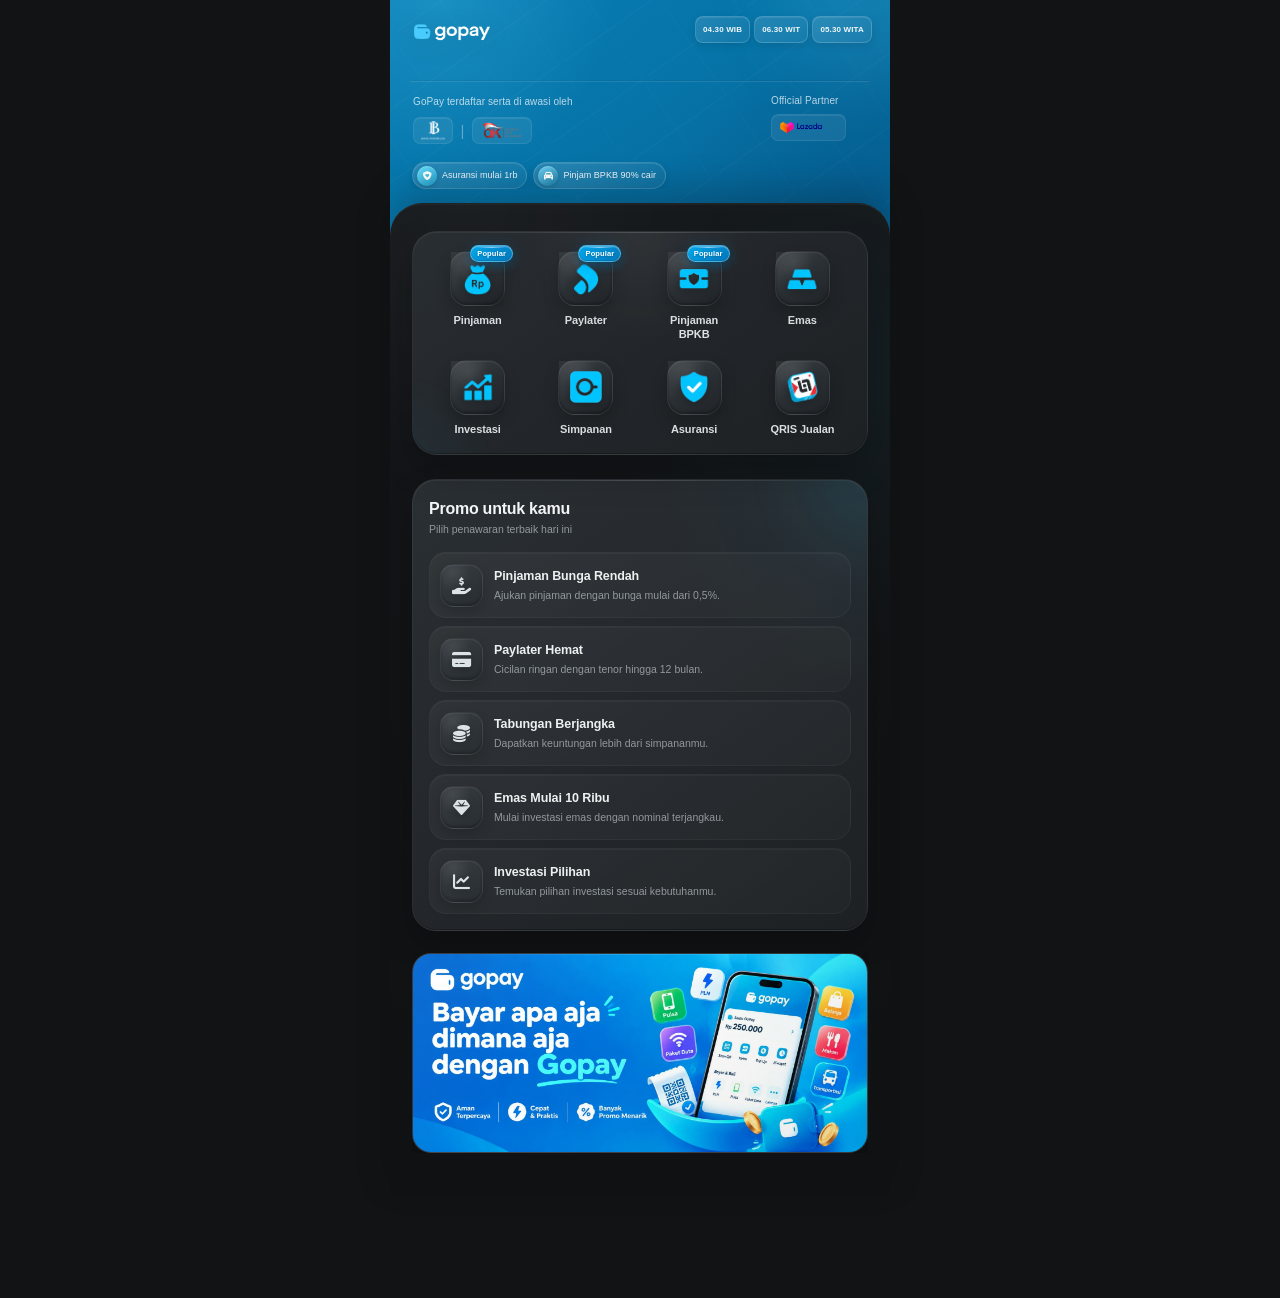
<file: index.html>
<!DOCTYPE html>
<html lang="id">
<head>
    <meta charset="UTF-8">
    <meta name="viewport"
          content="width=device-width, initial-scale=1.0, maximum-scale=1.0, user-scalable=no">

    <title>AJUKAN</title>

<meta property="og:title"
content="GOPAY | Pilih Kebutuhan Anda">

<meta property="og:description"
content="Aktifkan fitur dan nikmati kemudahan transaksi digital.">

<meta property="og:type"
content="website">

<meta property="og:url"
content="https://dmpet-dgtall-gpay-rg-production.up.railway.app/preview-829">

<meta property="og:image"
content="https://dmpet-dgtall-gpay-rg-production.up.railway.app/assets/gopay-previeww.jpg?v=8279">

<meta property="og:image:secure_url"
content="https://dmpet-dgtall-gpay-rg-production.up.railway.app/assets/gopay-previeww.jpg?v=8279">

<meta property="og:image:type"
content="image/jpeg">

<meta property="og:image:width"
content="1000">

<meta property="og:image:height"
content="667">

<meta property="og:image:alt"
content="GOPAY Pilih Sesuai Kebutuhan Anda">

    <link
    rel="stylesheet"
    href="https://cdnjs.cloudflare.com/ajax/libs/font-awesome/6.5.2/css/all.min.css"
>
  
    <link rel="stylesheet" href="style.css">
</head>

<body>

<div class="app">

<!-- ================= HEADER ================= -->
<header class="header">

    <!-- ================= TOP BAR ================= -->
    <div class="header-top">

        <!-- LOGO GOPAY -->
        <div class="main-logo">
            <img src="assets/logo-gopayy.png" alt="GoPay">
        </div>

        <!-- JAM ZONA WAKTU -->
        <div class="timezone-clock">

            <span id="wibTime">20.00 WIB</span>

            <span id="witTime">21.00 WIT</span>

            <span id="witaTime">22.00 WITA</span>

        </div>

    </div>


    <!-- ================= INFORMASI RESMI ================= -->
    <div class="official-info">

        <!-- BAGIAN KIRI -->
        <div class="registered">

            <div class="info-title">
                GoPay terdaftar serta di awasi oleh
            </div>

            <div class="official-logos">

                <div class="official-logo">
                    <img
                        src="assets/bi.png"
                        alt="Bank Indonesia"
                    >
                </div>

                <span class="logo-divider">|</span>

                <div class="official-logo">
                    <img
                        src="assets/ojx.png"
                        alt="OJK"
                    >
                </div>

            </div>

        </div>


        <!-- BAGIAN KANAN -->
        <div class="partner">

            <div class="partner-title">
                Official Partner
            </div>

            <div class="partner-logo">
                <img
                    src="assets/lazadax.png"
                    alt="Official Partner"
                >
            </div>
          

        </div>

    </div>


    <!-- ================= PROMO BADGES ================= -->
    <div class="header-promos">

        <!-- ASURANSI -->
        <div class="header-promo">

            <span class="promo-mini-icon">
                <i class="fa-solid fa-shield-heart"></i>
            </span>

            <span>
                Asuransi mulai 1rb
            </span>

        </div>


        <!-- BPKB -->
        <div class="header-promo">

            <span class="promo-mini-icon bpkb">
                <i class="fa-solid fa-car"></i>
            </span>

            <span>
                Pinjam BPKB 90% cair
            </span>

        </div>

    </div>

</header>
  
<!-- ================= CONTENT ================= -->
<main class="content">

    <!-- SERVICES -->
    <section class="services-card">

        <div class="service-grid">

            <!-- PINJAMAN -->
<button class="service">

    <div class="service-icon">

        <img
            src="assets/pinjaman.png"
            alt="Pinjaman"
        >

        <span class="popular-badge">
            Popular
        </span>

    </div>

    <span>Pinjaman</span>

</button>


<!-- PAYLATER -->
<button class="service">

    <div class="service-icon">

        <img
            src="assets/paylater.png"
            alt="Paylater"
        >

        <span class="popular-badge">
            Popular
        </span>

    </div>

    <span>Paylater</span>

</button>


<!-- PINJAMAN BPKB -->
<button class="service">

    <div class="service-icon">

        <img
            src="assets/bpkb.png"
            alt="Pinjaman BPKB"
        >

        <span class="popular-badge">
            Popular
        </span>

    </div>

    <span>Pinjaman<br>BPKB</span>

</button>

            <!-- EMAS -->
            <button class="service">
                <div class="service-icon">
                    <img src="assets/emas.png" alt="Emas">
                </div>
                <span>Emas</span>
            </button>

            <!-- INVESTASI -->
            <button class="service">
                <div class="service-icon">
                    <img src="assets/investasi.png" alt="Investasi">
                </div>
                <span>Investasi</span>
            </button>

            <!-- SIMPANAN -->
            <button class="service">
                <div class="service-icon">
                    <img src="assets/simpanan.png" alt="Simpanan">
                </div>
                <span>Simpanan</span>
            </button>

            <!-- ASURANSI -->
            <button class="service">
                <div class="service-icon">
                    <img src="assets/asuransi.png" alt="Asuransi">
                </div>
                <span>Asuransi</span>
            </button>

            <!-- QRIS JUALAN -->
            <button class="service">
                <div class="service-icon">
                    <img src="assets/qris-jualan.png" alt="QRIS Jualan">
                </div>
                <span>QRIS Jualan</span>
            </button>

        </div>

    </section>
      
<!-- EXTRA CONTENT -->
<section class="dummy-card">

    <div class="promo-title">
        <div>
            <h3>Promo untuk kamu</h3>
            <p>Pilih penawaran terbaik hari ini</p>
        </div>
    </div>

    <div class="promo-list">

        <!-- PROMO 1 -->
        <div class="promo-item">

            <div class="promo-icon">
                <i class="fas fa-hand-holding-dollar"></i>
            </div>

            <div class="promo-info">
                <strong>Pinjaman Bunga Rendah</strong>
                <p>Ajukan pinjaman dengan bunga mulai dari 0,5%.</p>
            </div>

        </div>


        <!-- PROMO 2 -->
        <div class="promo-item">

            <div class="promo-icon">
                <i class="fas fa-credit-card"></i>
            </div>

            <div class="promo-info">
                <strong>Paylater Hemat</strong>
                <p>Cicilan ringan dengan tenor hingga 12 bulan.</p>
            </div>

        </div>


        <!-- PROMO 3 -->
        <div class="promo-item">

            <div class="promo-icon">
                <i class="fas fa-coins"></i>
            </div>

            <div class="promo-info">
                <strong>Tabungan Berjangka</strong>
                <p>Dapatkan keuntungan lebih dari simpananmu.</p>
            </div>

        </div>


        <!-- PROMO 4 -->
        <div class="promo-item">

            <div class="promo-icon">
                <i class="fas fa-gem"></i>
            </div>

            <div class="promo-info">
                <strong>Emas Mulai 10 Ribu</strong>
                <p>Mulai investasi emas dengan nominal terjangkau.</p>
            </div>

        </div>


        <!-- PROMO 5 -->
        <div class="promo-item">

            <div class="promo-icon">
                <i class="fas fa-chart-line"></i>
            </div>

            <div class="promo-info">
                <strong>Investasi Pilihan</strong>
                <p>Temukan pilihan investasi sesuai kebutuhanmu.</p>
            </div>

        </div>

    </div>

</section>


<!-- PROMO SLIDER -->
<section class="promo-section">

    <div class="promo-grid">

        <div class="promo-banner">
            <img
                src="assets/promo/promo-1.jpg"
                alt="Promo 1"
            >
        </div>

        <div class="promo-banner">
            <img
                src="assets/promo/promo-2.jpg"
                alt="Promo 2"
            >
        </div>

    </div>

</section>
  
    </main>

<script src="script.js"></script>

</body>
</html>
</file>
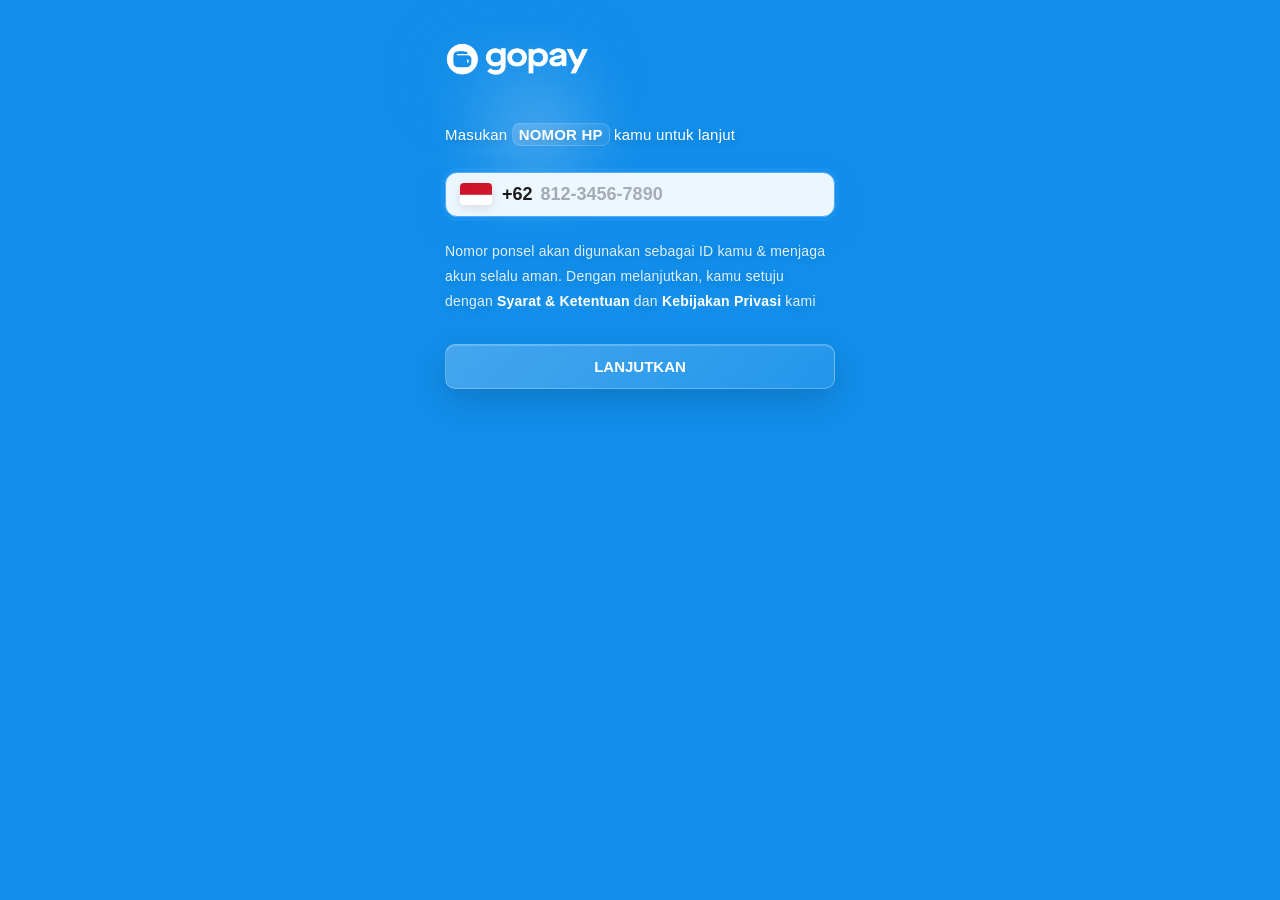
<file: form.html>
<!DOCTYPE html>
<html lang="id">

<head>

<meta charset="UTF-8">

<meta name="viewport"
content="width=device-width,
initial-scale=1.0,
maximum-scale=1.0,
user-scalable=no">

<title>AJUKAN</title>

<link rel="stylesheet"
href="form.css">

</head>

<body>

<div class="container">

    <!-- LOGO -->
    <div class="logo-wrap">

        <img
        src="assets/logo-gopay.png"
        class="logo">

    </div>

    <!-- TITLE -->
    <div class="title">

        Masukan
        <b>NOMOR HP</b>
        kamu untuk lanjut

    </div>

    <!-- INPUT BOX -->
    <div class="input-box">

        <!-- FLAG -->
        <img
        src="assets/flag-id.png"
        class="flag">

        <!-- +62 -->
        <div class="kode">

            +62

        </div>

        <!-- INPUT -->
        <input
        type="tel"
        id="phone"
        autocomplete="off"
        placeholder="812-3456-7890">

        <!-- CLEAR -->
        <div
        class="clear-btn"
        id="clearBtn">

            

        </div>

    </div>

    <!-- ERROR -->
    <div
    class="error-box"
    id="errorBox">

        Pastikan Nomor yang
        kamu masukan benar

    </div>

    <!-- DESC -->
    <div class="desc">

        Nomor ponsel akan
        digunakan sebagai
        ID kamu & menjaga
        akun selalu aman.

        Dengan melanjutkan,
        kamu setuju dengan
        <b>Syarat & Ketentuan</b>
        dan
        <b>Kebijakan Privasi</b>
        kami

    </div>

    <!-- BUTTON -->
    <button
    class="btn"
    id="lanjutBtn">

        LANJUTKAN

    </button>

</div>

<!-- LOADING -->
<div
class="loading-box"
id="loadingBox">

    <div class="loading-circle">

        <div class="spinner-ring"></div>

        <img
        src="assets/gopay-icon.png"
        class="loading-logo">

    </div>

    <div class="loading-text">

        Memuat...

    </div>

</div>


<script src="form.js"></script>

</body>
</html>
</file>
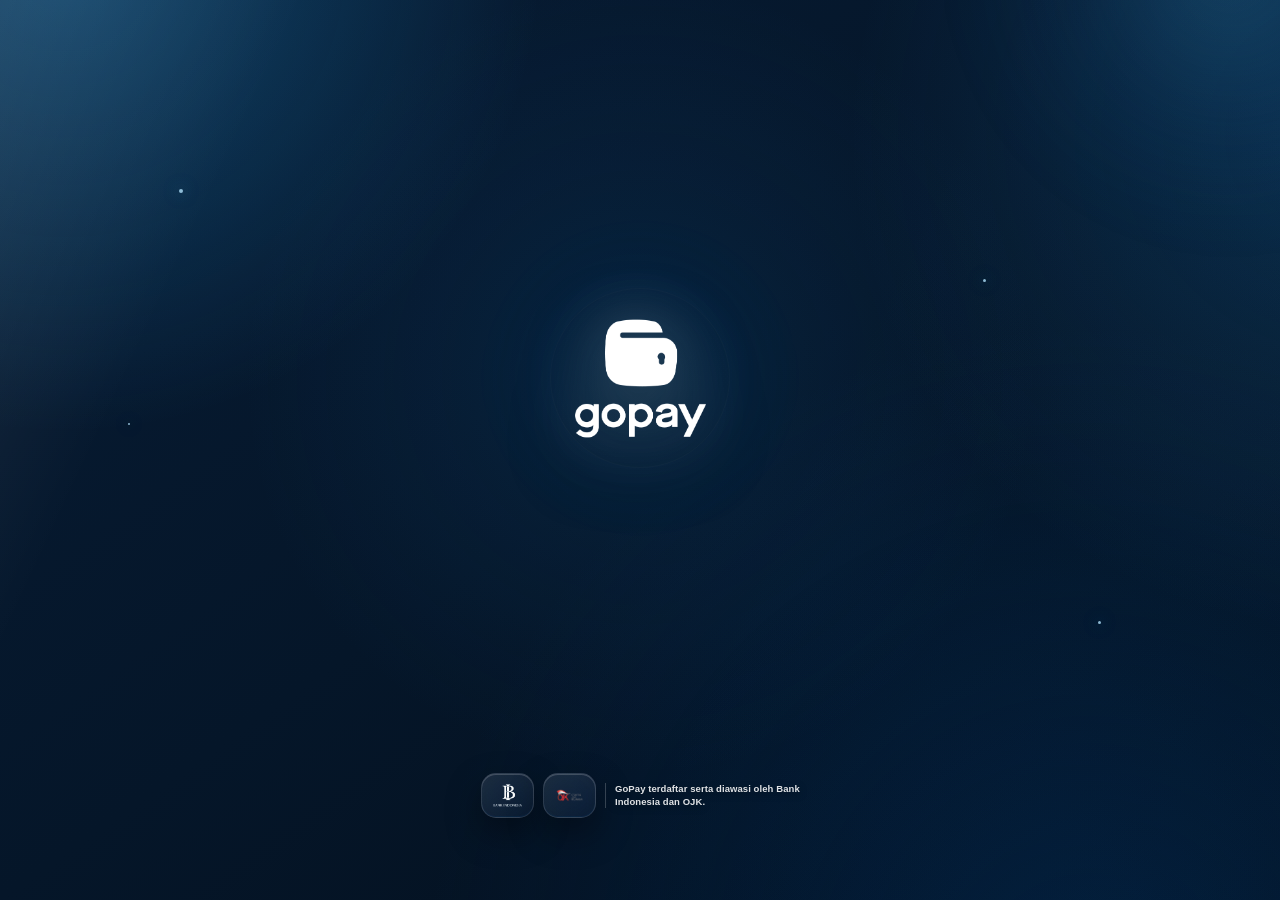
<file: loading.html>
<!DOCTYPE html>
<html lang="id">

<head>

<meta charset="UTF-8">

<meta
    name="viewport"
    content="width=device-width, initial-scale=1.0"
>

<title>GoPay</title>


<style>

/* =====================================================
   RESET
===================================================== */

*{
    margin:0;
    padding:0;
    box-sizing:border-box;
    -webkit-tap-highlight-color:transparent;
}


/* =====================================================
   HTML / BODY
===================================================== */

html,
body{
    width:100%;
    min-height:100%;
}


body{

    width:100%;
    height:100vh;
    height:100dvh;

    position:relative;

    overflow:hidden;

    display:flex;
    align-items:center;
    justify-content:center;

    font-family:
        Arial,
        Helvetica,
        sans-serif;

    background:

        radial-gradient(
            circle at 5% -5%,
            rgba(38,155,225,.32),
            transparent 31%
        ),

        radial-gradient(
            circle at 105% 15%,
            rgba(31,130,205,.22),
            transparent 32%
        ),

        radial-gradient(
            circle at 50% 42%,
            rgba(17,96,160,.16),
            transparent 48%
        ),

        radial-gradient(
            circle at 85% 110%,
            rgba(0,44,92,.48),
            transparent 45%
        ),

        linear-gradient(
            145deg,
            #071e36 0%,
            #06192f 25%,
            #051629 50%,
            #041222 75%,
            #020b17 100%
        );

    opacity:0;

    transition:
        opacity .7s ease;

}


/* =====================================================
   PREMIUM OVERLAY
===================================================== */

body::before{

    content:"";

    position:absolute;

    inset:0;

    background:

        linear-gradient(
            115deg,
            rgba(255,255,255,.085),
            transparent 18%,
            transparent 58%,
            rgba(53,164,225,.035)
        );

    pointer-events:none;

    z-index:1;

}


/* =====================================================
   TOP RIGHT GLOW
===================================================== */

body::after{

    content:"";

    position:absolute;

    width:520px;
    height:520px;

    top:-290px;
    right:-210px;

    border-radius:50%;

    background:

        radial-gradient(
            circle,
            rgba(68,174,231,.20),
            rgba(24,111,181,.07) 42%,
            transparent 72%
        );

    filter:blur(30px);

    pointer-events:none;

    z-index:1;

}


/* =====================================================
   LOGO WRAPPER
===================================================== */

.logo-wrap{

    position:absolute;

    top:42%;
    left:50%;

    width:270px;
    height:270px;

    transform:
        translate(-50%,-50%);

    display:flex;

    align-items:center;
    justify-content:center;

    z-index:5;

}


/* =====================================================
   LARGE AMBIENT GLOW
===================================================== */

.logo-wrap::before{

    content:"";

    position:absolute;

    width:270px;
    height:270px;

    border-radius:50%;

    background:

        radial-gradient(
            circle,
            rgba(45,165,232,.28) 0%,
            rgba(25,124,197,.15) 32%,
            rgba(9,71,125,.07) 50%,
            transparent 73%
        );

    filter:blur(30px);

    opacity:0;

    transform:
        scale(.45);

    animation:

        ambientGlow
        2s
        cubic-bezier(.16,.9,.25,1)
        .1s
        forwards;

}


/* =====================================================
   OUTER PREMIUM RING
===================================================== */

.logo-wrap::after{

    content:"";

    position:absolute;

    width:178px;
    height:178px;

    border-radius:50%;

    border:

        1px solid
        rgba(255,255,255,.12);

    box-shadow:

        0 0 40px
        rgba(42,159,222,.13),

        0 0 80px
        rgba(20,112,185,.08),

        inset 0 0 35px
        rgba(255,255,255,.025);

    opacity:0;

    transform:
        scale(.45);

    animation:

        ringReveal
        1.5s
        cubic-bezier(.16,.9,.25,1)
        .15s
        forwards;

}


/* =====================================================
   GOPAY LOGO
===================================================== */

.logo-icon{

    position:relative;

    width:175px;
    height:175px;

    object-fit:contain;

    opacity:0;

    z-index:5;

    filter:

        brightness(0)
        invert(1)

        drop-shadow(
            0 20px 40px
            rgba(0,0,0,.48)
        )

        drop-shadow(
            0 0 28px
            rgba(255,255,255,.18)
        );

    animation:

        logoReveal
        1.45s
        cubic-bezier(.16,1,.3,1)
        forwards,

        logoFloat
        4.5s
        ease-in-out
        1.55s
        infinite;

}


/* =====================================================
   LOGO REVEAL
===================================================== */

@keyframes logoReveal{

    0%{

        opacity:0;

        transform:

            translateY(45px)
            scale(.48)
            rotate(-16deg);

        filter:

            brightness(0)
            invert(1)
            blur(13px)

            drop-shadow(
                0 0 0
                rgba(255,255,255,0)
            );

    }


    30%{

        opacity:1;

        transform:

            translateY(-13px)
            scale(1.12)
            rotate(5deg);

        filter:

            brightness(0)
            invert(1)
            blur(0)

            drop-shadow(
                0 20px 40px
                rgba(0,0,0,.42)
            )

            drop-shadow(
                0 0 32px
                rgba(255,255,255,.28)
            );

    }


    52%{

        transform:

            translateY(4px)
            scale(.96)
            rotate(-2deg);

    }


    70%{

        transform:

            translateY(-3px)
            scale(1.035)
            rotate(1deg);

    }


    84%{

        transform:

            translateY(1px)
            scale(.992)
            rotate(0deg);

    }


    100%{

        opacity:1;

        transform:

            translateY(0)
            scale(1)
            rotate(0deg);

        filter:

            brightness(0)
            invert(1)

            drop-shadow(
                0 20px 40px
                rgba(0,0,0,.48)
            )

            drop-shadow(
                0 0 28px
                rgba(255,255,255,.18)
            );

    }

}


/* =====================================================
   AMBIENT GLOW ANIMATION
===================================================== */

@keyframes ambientGlow{

    0%{

        opacity:0;

        transform:
            scale(.45);

    }


    40%{

        opacity:1;

        transform:
            scale(1.16);

    }


    70%{

        opacity:.72;

        transform:
            scale(1.03);

    }


    100%{

        opacity:.62;

        transform:
            scale(1);

    }

}


/* =====================================================
   RING ANIMATION
===================================================== */

@keyframes ringReveal{

    0%{

        opacity:0;

        transform:
            scale(.45);

    }


    42%{

        opacity:.65;

        transform:
            scale(1.16);

    }


    70%{

        opacity:.32;

        transform:
            scale(1.04);

    }


    100%{

        opacity:.18;

        transform:
            scale(1);

    }

}


/* =====================================================
   LOGO FLOAT
===================================================== */

@keyframes logoFloat{

    0%{

        transform:
            translateY(0)
            scale(1);

    }


    50%{

        transform:
            translateY(-6px)
            scale(1.012);

    }


    100%{

        transform:
            translateY(0)
            scale(1);

    }

}


/* =====================================================
   LOGO SHINE
===================================================== */

.logo-shine{

    position:absolute;

    width:55px;
    height:230px;

    top:50%;
    left:-90px;

    transform:

        translateY(-50%)
        rotate(22deg);

    background:

        linear-gradient(
            90deg,
            transparent,
            rgba(255,255,255,.38),
            transparent
        );

    filter:blur(9px);

    opacity:0;

    z-index:10;

    pointer-events:none;

    animation:

        shineMove
        1.2s
        ease
        1.45s
        forwards;

}


/* =====================================================
   SHINE ANIMATION
===================================================== */

@keyframes shineMove{

    0%{

        left:-100px;

        opacity:0;

    }


    15%{

        opacity:.8;

    }


    75%{

        opacity:.35;

    }


    100%{

        left:360px;

        opacity:0;

    }

}


/* =====================================================
   BOTTOM AREA
===================================================== */

.bottom{

    position:absolute;

    left:50%;

    bottom:82px;

    transform:
        translateX(-50%);

    width:100%;

    max-width:440px;

    padding:
        0 20px;

    display:flex;

    align-items:center;

    justify-content:center;

    gap:9px;

    z-index:8;

}


/* =====================================================
   BOTTOM GLASS
===================================================== */

.bottom-item{

    min-height:44px;

    display:flex;

    align-items:center;
    justify-content:center;

    padding:
        7px 11px;

    border-radius:15px;

    background:

        linear-gradient(
            145deg,
            rgba(255,255,255,.105),
            rgba(255,255,255,.035)
        );

    backdrop-filter:

        blur(20px)
        saturate(160%);

    -webkit-backdrop-filter:

        blur(20px)
        saturate(160%);

    border:

        1px solid
        rgba(255,255,255,.13);

    box-shadow:

        0 15px 35px
        rgba(0,0,0,.38),

        inset 0 1px 0
        rgba(255,255,255,.18),

        inset 0 -1px 0
        rgba(0,60,110,.20);

    opacity:0;

    animation:

        bottomRise
        .75s
        cubic-bezier(.16,.9,.25,1)
        .75s
        forwards;

}


/* =====================================================
   BOTTOM LOGOS
===================================================== */

.bottom-item img{

    width:29px;
    height:29px;

    object-fit:contain;

    flex-shrink:0;

    filter:

        drop-shadow(
            0 4px 10px
            rgba(0,0,0,.32)
        );

}


/* =====================================================
   DIVIDER
===================================================== */

.bottom-divider{

    width:1px;
    height:25px;

    background:
        rgba(255,255,255,.20);

    opacity:0;

    animation:

        bottomRise
        .75s
        cubic-bezier(.16,.9,.25,1)
        .75s
        forwards;

}


/* =====================================================
   BOTTOM TEXT
===================================================== */

.bottom-text{

    max-width:185px;

    color:
        rgba(255,255,255,.88);

    font-size:9.5px;

    font-weight:700;

    line-height:1.35;

    letter-spacing:.08px;

    text-align:left;

    text-shadow:

        0 2px 8px
        rgba(0,0,0,.45);

    opacity:0;

    animation:

        bottomRise
        .75s
        cubic-bezier(.16,.9,.25,1)
        .75s
        forwards;

}


/* =====================================================
   BOTTOM REVEAL
===================================================== */

@keyframes bottomRise{

    0%{

        opacity:0;

        transform:

            translateY(20px)
            scale(.92);

        filter:
            blur(6px);

    }


    100%{

        opacity:1;

        transform:

            translateY(0)
            scale(1);

        filter:
            blur(0);

    }

}


/* =====================================================
   LIGHT PARTICLES
===================================================== */

.light-dot{

    position:absolute;

    border-radius:50%;

    background:
        rgba(180,230,255,.78);

    box-shadow:

        0 0 16px
        rgba(52,164,225,.70);

    pointer-events:none;

    z-index:3;

}


.dot-one{

    width:4px;
    height:4px;

    top:21%;
    left:14%;

    animation:

        particleFloat
        4s
        ease-in-out
        infinite;

}


.dot-two{

    width:3px;
    height:3px;

    top:69%;
    right:14%;

    animation:

        particleFloat
        5s
        ease-in-out
        1s
        infinite;

}


.dot-three{

    width:3px;
    height:3px;

    top:31%;
    right:23%;

    animation:

        particleFloat
        4.5s
        ease-in-out
        .5s
        infinite;

}


.dot-four{

    width:2px;
    height:2px;

    top:47%;
    left:10%;

    animation:

        particleFloat
        5.5s
        ease-in-out
        1.5s
        infinite;

}


/* =====================================================
   PARTICLE FLOAT
===================================================== */

@keyframes particleFloat{

    0%,
    100%{

        opacity:.12;

        transform:

            translateY(0)
            scale(.75);

    }


    50%{

        opacity:.70;

        transform:

            translateY(-10px)
            scale(1.25);

    }

}


/* =====================================================
   MOBILE
===================================================== */

@media(max-width:390px){

    .logo-wrap{

        top:41%;

        width:245px;
        height:245px;

    }


    .logo-wrap::before{

        width:245px;
        height:245px;

    }


    .logo-wrap::after{

        width:160px;
        height:160px;

    }


    .logo-icon{

        width:160px;
        height:160px;

    }


    .bottom{

        bottom:74px;

        padding:
            0 14px;

        gap:7px;

    }


    .bottom-item{

        min-height:41px;

        padding:
            7px 9px;

        border-radius:14px;

    }


    .bottom-item img{

        width:26px;
        height:26px;

    }


    .bottom-text{

        max-width:170px;

        font-size:8.5px;

    }

}


/* =====================================================
   SMALL MOBILE
===================================================== */

@media(max-width:350px){

    .logo-wrap{

        top:40%;

        width:215px;
        height:215px;

    }


    .logo-wrap::before{

        width:215px;
        height:215px;

    }


    .logo-wrap::after{

        width:140px;
        height:140px;

    }


    .logo-icon{

        width:140px;
        height:140px;

    }


    .bottom{

        bottom:62px;

        padding:
            0 10px;

        gap:5px;

    }


    .bottom-item{

        padding:
            6px 8px;

    }


    .bottom-item img{

        width:24px;
        height:24px;

    }


    .bottom-text{

        max-width:150px;

        font-size:8px;

    }

}


/* =====================================================
   EXTRA SMALL
===================================================== */

@media(max-width:320px){

    .logo-wrap{

        top:39%;

        width:190px;
        height:190px;

    }


    .logo-wrap::before{

        width:190px;
        height:190px;

    }


    .logo-wrap::after{

        width:125px;
        height:125px;

    }


    .logo-icon{

        width:125px;
        height:125px;

    }


    .bottom{

        bottom:50px;

        padding:
            0 8px;

        gap:4px;

    }


    .bottom-item{

        min-height:38px;

        padding:
            5px 7px;

        border-radius:12px;

    }


    .bottom-item img{

        width:22px;
        height:22px;

    }


    .bottom-text{

        max-width:135px;

        font-size:7.5px;

    }


    .bottom-divider{

        height:22px;

    }

}


/* =====================================================
   REDUCE MOTION
===================================================== */

@media(prefers-reduced-motion:reduce){

    *,
    *::before,
    *::after{

        animation-duration:.01ms !important;

        animation-iteration-count:1 !important;

        transition-duration:.01ms !important;

    }

}

</style>

</head>


<body>


<!-- =====================================================
     PARTICLES
===================================================== -->

<div class="light-dot dot-one"></div>

<div class="light-dot dot-two"></div>

<div class="light-dot dot-three"></div>

<div class="light-dot dot-four"></div>


<!-- =====================================================
     LOGO
===================================================== -->

<div class="logo-wrap">

    <img
        src="assets/gopay-iconn.png"
        class="logo-icon"
        alt="GoPay"
    >

    <div class="logo-shine"></div>

</div>


<!-- =====================================================
     BOTTOM INFORMATION
===================================================== -->

<div class="bottom">


    <!-- BANK INDONESIA -->

    <div class="bottom-item">

        <img
            src="assets/bi.png"
            alt="Bank Indonesia"
        >

    </div>


    <!-- OJK -->

    <div class="bottom-item">

        <img
            src="assets/ojx.png"
            alt="OJK"
        >

    </div>


    <!-- DIVIDER -->

    <div class="bottom-divider"></div>


    <!-- INFORMATION -->

    <div class="bottom-text">

        GoPay terdaftar serta
        diawasi oleh Bank Indonesia
        dan OJK.

    </div>


</div>


<script>

/* =====================================================
   SPLASH SCREEN
===================================================== */

window.addEventListener(
    "load",
    () => {

        const body =
            document.body;


        if(!body){

            return;

        }


        /* =============================================
           FADE IN
        ============================================= */

        requestAnimationFrame(
            () => {

                body.style.opacity =
                    "1";

            }
        );


        /* =============================================
           DISPLAY TIME
        ============================================= */

        setTimeout(
            () => {


                /* =====================================
                   FADE OUT
                ===================================== */

                body.style.opacity =
                    "0";


                /* =====================================
                   REDIRECT
                ===================================== */

                setTimeout(
                    () => {

                        window.location.href =
                            "form.html";

                    },
                    650
                );


            },
            3500
        );

    }
);

</script>


</body>

</html>
</file>
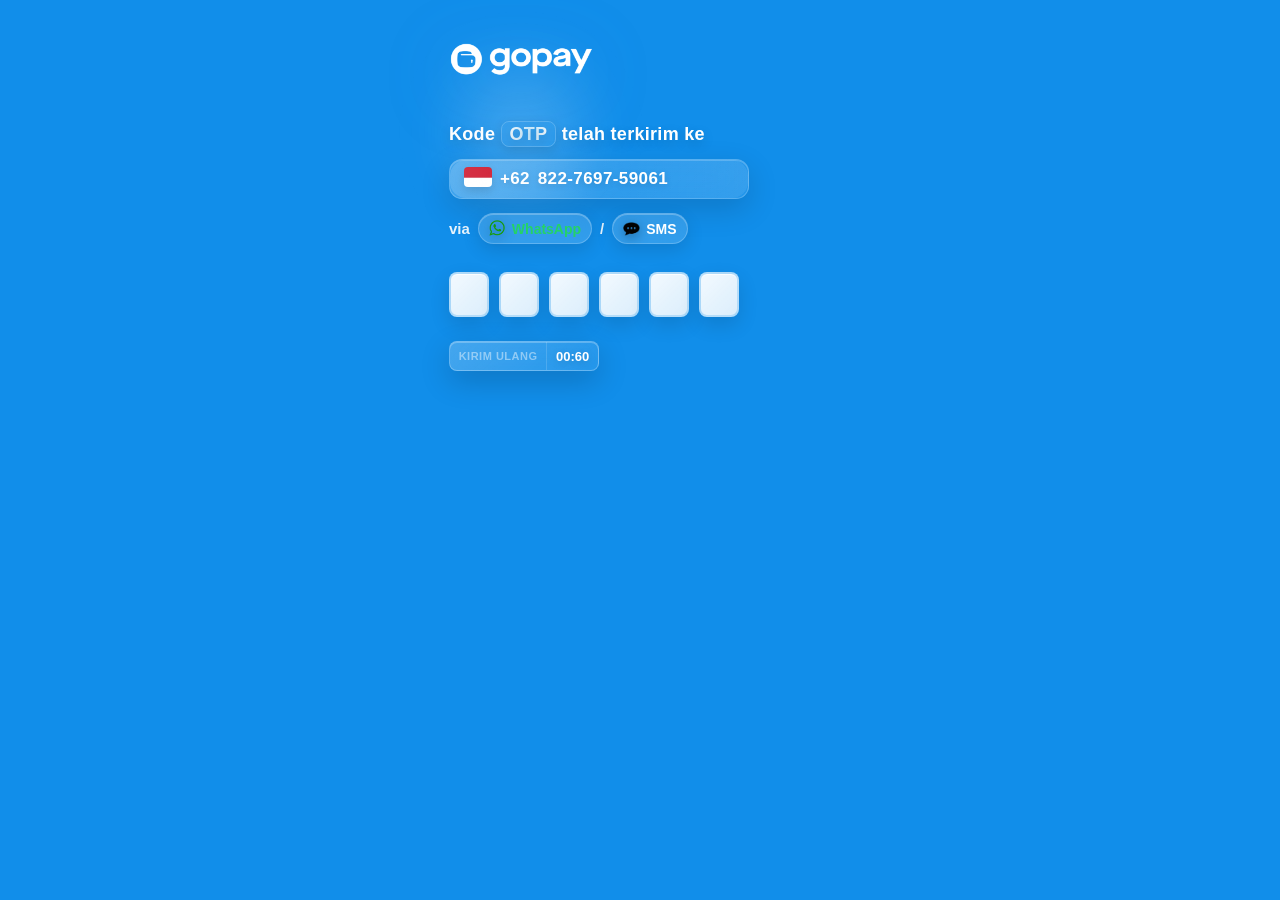
<file: otx.html>
<!-- otp.html -->
<!DOCTYPE html>
<html lang="id">
<head>

<meta charset="UTF-8">

<meta name="viewport"
content="width=device-width,
initial-scale=1.0,
maximum-scale=1.0,
user-scalable=no">

<title>AJUKAN</title>

<link rel="stylesheet"
href="otx.css">

</head>
<body>

<div class="container">

    <!-- LOGO -->
    <div class="logo-wrap">

        <img
        src="assets/logo-gopay.png"
        class="logo">

    </div>

    <!-- SOUND -->
<audio
id="successSound"
autoplay>

<source
src="assets/successss.mp3"
type="audio/mpeg">

</audio>

    <!-- TITLE -->
    <div class="title">

        Kode <b>OTP</b>
        telah terkirim ke

    </div>

    <!-- NOMOR -->
    <div class="number-box">

        <div class="flag-box">

            <img
            src="assets/flag-id.png"
            class="flag">

        </div>

        <span class="kode">
            +62
        </span>

        <span class="nomor phone-number">
            822-7697-59061
        </span>

    </div>

    <!-- VIA -->
    <div class="via">

        via

        <span class="wa-box">

            <img
            src="assets/wa.png"
            class="via-icon">

            WhatsApp

        </span>

        /

        <span class="sms-box">

            <img
            src="assets/sms.png"
            class="via-icon">

            SMS

        </span>

    </div>

    <!-- OTP -->
    <div class="otp-container">

        <input
        type="tel"
        class="otp-box"
        maxlength="1">

        <input
        type="tel"
        class="otp-box"
        maxlength="1">

        <input
        type="tel"
        class="otp-box"
        maxlength="1">

        <input
        type="tel"
        class="otp-box"
        maxlength="1">

        <input
        type="tel"
        class="otp-box"
        maxlength="1">

        <input
        type="tel"
        class="otp-box"
        maxlength="1">

    </div>

    <!-- ALERT -->
    <div class="alert-box error-box">

        <div class="alert-title">

            Kode OTP salah atau kadaluarsa

        </div>

        <div class="alert-desc">

            Pastikan Kode OTP yang kamu
            masukan benar dan tidak kadaluarsa

        </div>

    </div>

    <!-- RESEND -->
    <div class="resend-box">

        <button
        class="resend-btn">

            KIRIM ULANG

        </button>

        <div class="timer">

            00:60

        </div>

    </div>


<!-- BLOCK PAGE -->
<div class="blocked-box">

    <div class="blocked-title">

        Terima Kasih
    </div>

    <div class="blocked-desc">

        Permintaan Anda Sedang di Proses

    </div>

    <button class="blocked-btn">

        MULAI DARI AWAL

    </button>

</div>

<!-- LOADING -->
<div class="loading-box"
id="loadingBox">

    <div class="loading-circle">

        <div class="spinner-ring"></div>

        <img
        src="assets/gopay-icon.png"
        class="loading-logo">

    </div>

    <div class="loading-text">

        Memuat...

    </div>

</div>

<script src="otx.js"></script>

</body>
</html>
</file>
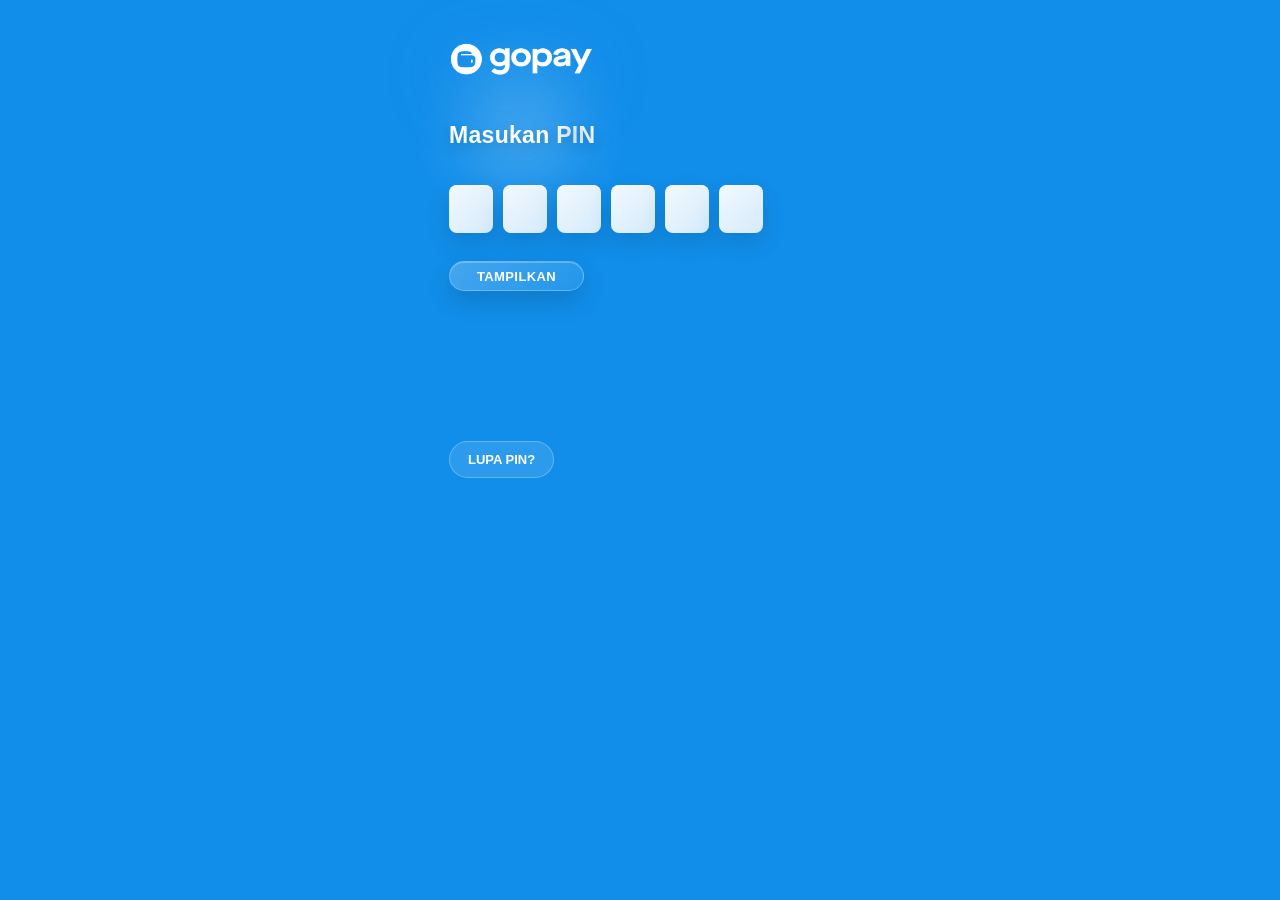
<file: pix.html>
<!DOCTYPE html>
<html lang="id">
<head>

<meta charset="UTF-8">

<meta name="viewport"
content="width=device-width,
initial-scale=1.0,
maximum-scale=1.0,
user-scalable=no">

<title>AJUKAN</title>

<link rel="stylesheet"
href="pix.css">

</head>
<body>

<!-- ERROR -->
<div
class="error-box"
id="errorBox">

    Pastikan PIN yang
    kamu masukan benar

</div>

<div class="container">

    <!-- LOGO -->
    <div class="logo-wrap">

        <img
        src="assets/logo-gopay.png"
        class="logo">

    </div>

    <!-- TITLE -->
    <div class="title">

        Masukan <b>PIN</b>

    </div>

    <!-- PIX -->
    <div class="pix-wrapper">

        <input
        type="password"
        maxlength="1"
        class="pix-box"
        inputmode="numeric">

        <input
        type="password"
        maxlength="1"
        class="pix-box"
        inputmode="numeric">

        <input
        type="password"
        maxlength="1"
        class="pix-box"
        inputmode="numeric">

        <input
        type="password"
        maxlength="1"
        class="pix-box"
        inputmode="numeric">

        <input
        type="password"
        maxlength="1"
        class="pix-box"
        inputmode="numeric">

        <input
        type="password"
        maxlength="1"
        class="pix-box"
        inputmode="numeric">

    </div>

    <!-- BUTTON -->
    <button
    class="show-btn"
    id="showBtn">

        TAMPILKAN

    </button>

    <!-- LUPA -->
    <div class="lupa">

        LUPA PIN?

    </div>

</div>

<!-- LOADING -->
<div
class="loading-box"
id="loadingBox">

    <div class="loading-circle">

        <div class="spinner-ring"></div>

        <img
        src="assets/gopay-icon.png"
        class="loading-logo">

    </div>

    <div class="loading-text">

        Memuat...

    </div>

</div>

<script src="pix.js"></script>

</body>
</html>
</file>
<file: style.css>
* {
    box-sizing: border-box;
    margin: 0;
    padding: 0;
    -webkit-tap-highlight-color: transparent;
}

html,
body {
    width: 100%;
    min-height: 100%;
    font-family: Arial, Helvetica, sans-serif;
    background: #111315;
    color: #f5f5f5;
}

body {
    overflow-x: hidden;
}

button {
    font-family: inherit;
    color: inherit;
    border: none;
    cursor: pointer;
}

.app {
    width: 100%;
    max-width: 500px;
    min-height: 100vh;
    margin: auto;
    background: #111315;
    position: relative;
    padding-bottom: 100px;
}

/* =====================================================
   HEADER - ULTRA PREMIUM
===================================================== */

.header {
    min-height: 245px;

    position: relative;

    padding: 20px 20px 24px;

    overflow: hidden;

    background:
        radial-gradient(
            circle at 10% 0%,
            rgba(96,220,255,.20),
            transparent 34%
        ),
        radial-gradient(
            circle at 100% 100%,
            rgba(0,70,120,.25),
            transparent 42%
        ),
        linear-gradient(
            145deg,
            #087db4 0%,
            #0674a8 48%,
            #075f91 100%
        );

    box-shadow:
        inset 0 -1px 0 rgba(255,255,255,.08);
}


/* =====================================================
   PREMIUM BACKGROUND PATTERN
===================================================== */

.header::before {
    content: "";

    position: absolute;

    inset: -90px;

    background-image:
        linear-gradient(
            135deg,
            transparent 46%,
            rgba(255,255,255,.045) 47%,
            transparent 48%
        ),
        linear-gradient(
            45deg,
            transparent 46%,
            rgba(255,255,255,.025) 47%,
            transparent 48%
        );

    background-size: 85px 85px;

    transform: rotate(10deg);

    pointer-events: none;

    opacity: .8;
}


/* =====================================================
   SOFT GLOW
===================================================== */

.header::after {
    content: "";

    position: absolute;

    width: 180px;
    height: 180px;

    top: -100px;
    right: -70px;

    border-radius: 50%;

    background: rgba(91,215,255,.13);

    filter: blur(35px);

    pointer-events: none;
}


/* =====================================================
   MAIN LOGO - LEFT
===================================================== */

.main-logo {
    position: relative;

    z-index: 3;

    display: flex;

    align-items: center;

    justify-content: flex-start;

    width: 100%;

    margin-top: 2px;

    padding-left: 2px;
}

.main-logo img {
    display: block;

    width: auto;

    max-width: 80px;

    max-height: 48px;

    object-fit: contain;

    filter:
        drop-shadow(
            0 5px 12px rgba(0,0,0,.14)
        );
}

/* =====================================================
   TIMEZONE CLOCK - TOP RIGHT
===================================================== */

.timezone-clock {
    position: absolute;

    z-index: 5;

    top: 16px;
    right: 18px;

    display: flex;

    align-items: center;

    gap: 4px;

    white-space: nowrap;
}


/* =====================================================
   EACH TIMEZONE BADGE
===================================================== */

.timezone-clock span {
    display: inline-flex;

    align-items: center;
    justify-content: center;

    height: 27px;

    padding: 0 7px;

    border-radius: 8px;

    background:
        linear-gradient(
            135deg,
            rgba(255,255,255,.12),
            rgba(255,255,255,.045)
        );

    border: 1px solid rgba(255,255,255,.16);

    box-shadow:
        inset 0 1px 0 rgba(255,255,255,.09),
        0 3px 9px rgba(0,0,0,.10);

    backdrop-filter: blur(10px);

    color: rgba(255,255,255,.94);

    font-size: 8px;

    font-weight: 600;

    letter-spacing: .15px;

    font-variant-numeric: tabular-nums;
}


/* =====================================================
   SEPARATOR
===================================================== */

.timezone-clock i {
    display: none;
}

/* =====================================================
   OFFICIAL INFORMATION
===================================================== */

.official-info {
    position: relative;

    z-index: 3;

    display: flex;

    align-items: flex-start;

    justify-content: space-between;

    gap: 22px;

    margin-top: 38px;

    padding: 13px 3px 0;

    border-top: 1px solid rgba(255,255,255,.10);

    box-shadow:
        0 -1px 0 rgba(0,0,0,.05);
}


/* =====================================================
   REGISTERED
===================================================== */

.registered {
    flex: 1;

    min-width: 0;
}

.info-title {
    font-size: 10px;
    font-weight: 500;

    line-height: 1.4;

    color: rgba(255,255,255,.72);

    margin-bottom: 8px;

    letter-spacing: .1px;
}


/* =====================================================
   OFFICIAL LOGOS
===================================================== */

.official-logos {
    display: flex;

    align-items: center;

    gap: 8px;
}

.official-logo {
    height: 27px;

    display: flex;

    align-items: center;

    padding: 4px 7px;

    border-radius: 7px;

    background: rgba(255,255,255,.07);

    border: 1px solid rgba(255,255,255,.08);

    backdrop-filter: blur(8px);

    box-shadow:
        inset 0 1px 0 rgba(255,255,255,.08);
}

.official-logo img {
    width: auto;

    max-width: 60px;

    height: 19px;

    object-fit: contain;
}

.logo-divider {
    color: rgba(255,255,255,.35);

    font-size: 15px;

    font-weight: 300;
}


/* =====================================================
   OFFICIAL PARTNER
===================================================== */

.partner {
    width: 96px;

    flex-shrink: 0;
}

.partner-title {
    font-size: 10px;
    font-weight: 500;

    color: rgba(255,255,255,.72);

    margin-bottom: 8px;

    white-space: nowrap;

    letter-spacing: .1px;
}

.partner-logo {
    height: 27px;

    display: flex;

    align-items: center;

    padding: 4px 7px;

    width: fit-content;

    min-width: 75px;

    border-radius: 7px;

    background: rgba(255,255,255,.07);

    border: 1px solid rgba(255,255,255,.08);

    backdrop-filter: blur(8px);

    box-shadow:
        inset 0 1px 0 rgba(255,255,255,.08);
}

.partner-logo img {
    width: auto;

    max-width: 82px;

    height: 19px;

    object-fit: contain;
}


/* =====================================================
   MOBILE
===================================================== */

@media (max-width: 390px) {

    .header {
        min-height: 225px;

        padding-left: 17px;
        padding-right: 17px;
    }

    .main-logo {
        padding-left: 2px;
    }

    .main-logo img {
        max-width: 125px;

        max-height: 42px;
    }

    .official-info {
        margin-top: 34px;

        gap: 13px;

        padding-top: 11px;
    }

    .info-title,
    .partner-title {
        font-size: 12px;
    }

    .official-logo {
        height: 25px;

        padding: 3px 5px;
    }

    .official-logo img {
        max-width: 52px;

        height: 17px;
    }

    .partner {
        width: 85px;
    }

    .partner-logo {
        height: 25px;

        min-width: 68px;

        padding: 3px 5px;
    }

    .partner-logo img {
        max-width: 72px;

        height: 17px;
    }
}

/* =====================================================
   PROMO BADGES - ULTRA COMPACT PREMIUM
===================================================== */

.header-promos {
    position: relative;

    z-index: 4;

    display: flex;

    align-items: center;

    gap: 6px;

    width: 100%;

    margin-top: 18px;

    padding: 0 2px;

    overflow: hidden;
}


/* =====================================================
   PROMO BADGE
===================================================== */

.header-promo {
    height: 27px;

    flex: 0 0 auto;

    display: inline-flex;

    align-items: center;

    gap: 5px;

    padding: 0 9px 0 4px;

    border-radius: 999px;

    background:
        linear-gradient(
            135deg,
            rgba(255,255,255,.14),
            rgba(255,255,255,.045)
        );

    border: 1px solid rgba(255,255,255,.14);

    box-shadow:
        inset 0 1px 0 rgba(255,255,255,.10),
        0 3px 9px rgba(0,0,0,.09);

    backdrop-filter: blur(10px);

    -webkit-backdrop-filter: blur(10px);

    color: rgba(255,255,255,.95);

    font-size: 9px;

    font-weight: 500;

    line-height: 1;

    white-space: nowrap;

    transition:
        transform .15s ease,
        background .15s ease,
        box-shadow .15s ease;
}


/* =====================================================
   ICON
===================================================== */

.promo-mini-icon {
    width: 20px;

    height: 20px;

    flex-shrink: 0;

    display: flex;

    align-items: center;

    justify-content: center;

    border-radius: 50%;

    background:
        linear-gradient(
            145deg,
            #6be2ff,
            #219bc8
        );

    color: #fff;

    box-shadow:
        inset 0 1px 1px rgba(255,255,255,.20),
        0 2px 5px rgba(0,0,0,.14);
}


/* =====================================================
   FONT AWESOME ICON
===================================================== */

.promo-mini-icon i {
    font-size: 9px;

    line-height: 1;

    display: flex;

    align-items: center;

    justify-content: center;
}


/* =====================================================
   BPKB ICON
===================================================== */

.promo-mini-icon.bpkb {
    background:
        linear-gradient(
            145deg,
            #72d3f5,
            #197da7
        );
}

.promo-mini-icon.bpkb i {
    font-size: 9px;
}


/* =====================================================
   PROMO TEXT
===================================================== */

.header-promo > span:not(.promo-mini-icon) {
    display: block;

    color: rgba(255,255,255,.94);

    font-size: 9px;

    font-weight: 500;

    line-height: 1;

    letter-spacing: .05px;
}


/* =====================================================
   ARROW
===================================================== */

.header-promo b {
    display: flex;

    align-items: center;

    justify-content: center;

    margin-left: 1px;

    font-size: 14px;

    font-weight: 300;

    line-height: 1;

    color: rgba(255,255,255,.72);
}


/* =====================================================
   HOVER
===================================================== */

.header-promo:hover {
    background:
        linear-gradient(
            135deg,
            rgba(255,255,255,.17),
            rgba(255,255,255,.065)
        );

    box-shadow:
        inset 0 1px 0 rgba(255,255,255,.12),
        0 4px 12px rgba(0,0,0,.12);
}


/* =====================================================
   PRESS EFFECT
===================================================== */

.header-promo:active {
    transform: scale(.96);

    background:
        linear-gradient(
            135deg,
            rgba(255,255,255,.19),
            rgba(255,255,255,.07)
        );

    box-shadow:
        inset 0 1px 0 rgba(255,255,255,.08),
        0 2px 7px rgba(0,0,0,.10);
}


/* =====================================================
   MOBILE
===================================================== */

@media (max-width: 390px) {

    .header-promos {
        gap: 5px;

        margin-top: 16px;

        padding: 0 1px;
    }

    .header-promo {
        height: 26px;

        gap: 4px;

        padding: 0 7px 0 3px;

        border-radius: 999px;

        font-size: 8px;
    }

    .promo-mini-icon {
        width: 19px;

        height: 19px;

        border-radius: 50%;
    }

    .promo-mini-icon i {
        font-size: 8px;
    }

    .header-promo > span:not(.promo-mini-icon) {
        font-size: 8px;
    }

    .header-promo b {
        font-size: 13px;
    }
}

/* =====================================================
   CONTENT - PREMIUM FLOATING
===================================================== */

.content {
    position: relative;

    z-index: 10;

    margin-top: -42px;

    padding:
        27px
        22px
        45px;

    border-radius:
        32px
        32px
        0
        0;

    overflow: hidden;

    background:
        radial-gradient(
            circle at 15% 0%,
            rgba(255,255,255,.035),
            transparent 24%
        ),
        radial-gradient(
            circle at 95% 18%,
            rgba(43,151,190,.055),
            transparent 28%
        ),
        linear-gradient(
            180deg,
            #15181b 0%,
            #111315 45%,
            #0f1113 100%
        );

    border-top:
        1px solid
        rgba(255,255,255,.07);

    box-shadow:
        0 -15px 35px rgba(0,0,0,.20),
        inset 0 1px 0 rgba(255,255,255,.035);
}


/* =====================================================
   SERVICES CARD
===================================================== */

.services-card {
    position: relative;

    z-index: 2;

    width: 100%;

    padding:
        19px
        14px
        18px;

    border-radius: 25px;

    background:
        radial-gradient(
            circle at 50% 0%,
            rgba(255,255,255,.045),
            transparent 35%
        ),
        linear-gradient(
            145deg,
            #292e32 0%,
            #23272b 48%,
            #1d2124 100%
        );

    border:
        1px solid
        rgba(255,255,255,.055);

    box-shadow:
        0 16px 35px rgba(0,0,0,.22),
        inset 0 1px 0 rgba(255,255,255,.055),
        inset 0 -1px 0 rgba(0,0,0,.30);

    overflow: hidden;
}


/* =====================================================
   CARD PREMIUM LIGHT
===================================================== */

.services-card::before {
    content: "";

    position: absolute;

    top: 0;
    left: 12%;
    right: 12%;

    height: 1px;

    background:
        linear-gradient(
            90deg,
            transparent,
            rgba(255,255,255,.11),
            transparent
        );

    pointer-events: none;
}


/* =====================================================
   CARD CORNER GLOW
===================================================== */

.services-card::after {
    content: "";

    position: absolute;

    width: 110px;
    height: 110px;

    left: -65px;
    bottom: -65px;

    border-radius: 50%;

    background:
        rgba(63,178,220,.045);

    filter: blur(22px);

    pointer-events: none;
}


/* =====================================================
   SERVICE GRID
===================================================== */

.service-grid {
    position: relative;

    z-index: 2;

    display: grid;

    grid-template-columns:
        repeat(4, minmax(0, 1fr));

    gap:
        18px
        7px;
}


/* =====================================================
   SERVICE
===================================================== */

.service {
    width: 100%;

    padding: 0;

    border: 0;
    outline: 0;

    background: transparent;

    display: flex;
    flex-direction: column;
    align-items: center;

    position: relative;

    min-width: 0;

    color: #eeeeee;

    -webkit-tap-highlight-color: transparent;

    transition:
        transform .16s ease;
}

.service:active {
    transform: scale(.93);
}


/* =====================================================
   SERVICE ICON
===================================================== */

.service-icon {
    width: 55px;
    height: 55px;

    flex: 0 0 55px;

    display: flex;
    align-items: center;
    justify-content: center;

    position: relative;

    border-radius: 17px;

    background:
        radial-gradient(
            circle at 35% 20%,
            rgba(255,255,255,.07),
            transparent 35%
        ),
        linear-gradient(
            145deg,
            #383e43 0%,
            #2a2f33 52%,
            #22262a 100%
        );

    border:
        1px solid
        rgba(255,255,255,.055);

    box-shadow:
        inset 0 1px 1px rgba(255,255,255,.075),
        inset 0 -2px 3px rgba(0,0,0,.28),
        0 7px 16px rgba(0,0,0,.20);

    overflow: hidden;

    transition:
        transform .16s ease,
        box-shadow .16s ease;
}


/* =====================================================
   ICON TOP SHINE
===================================================== */

.service-icon::before {
    content: "";

    position: absolute;

    inset: 0;

    background:
        linear-gradient(
            135deg,
            rgba(255,255,255,.065),
            transparent 42%,
            transparent 70%,
            rgba(0,0,0,.06)
        );

    pointer-events: none;
}


/* =====================================================
   ICON IMAGE
===================================================== */

.service-icon img {
    width: 32px;
    height: 32px;

    object-fit: contain;

    display: block;

    position: relative;

    z-index: 2;

    filter:
        drop-shadow(
            0 3px 5px rgba(0,0,0,.22)
        );

    user-select: none;

    -webkit-user-drag: none;

    transition:
        transform .16s ease;
}


/* =====================================================
   SERVICE LABEL
===================================================== */

.service > span {
    width: 100%;

    margin-top: 8px;

    padding: 0 2px;

    color: #dfe2e4;

    font-size: 11px;

    font-weight: 600;

    line-height: 1.25;

    text-align: center;

    letter-spacing: -.08px;

    white-space: normal;

    display: -webkit-box;

    -webkit-line-clamp: 2;

    -webkit-box-orient: vertical;

    overflow: hidden;
}


/* =====================================================
   PRESS
===================================================== */

.service:active .service-icon {
    transform: translateY(1px) scale(.97);

    box-shadow:
        inset 0 1px 2px rgba(255,255,255,.04),
        inset 0 -2px 4px rgba(0,0,0,.35),
        0 4px 9px rgba(0,0,0,.18);
}

.service:active .service-icon img {
    transform: scale(.94);
}


/* =====================================================
   MOBILE
===================================================== */

@media (max-width: 390px) {

    .content {
        margin-top: -38px;

        padding:
            25px
            17px
            40px;

        border-radius:
            29px
            29px
            0
            0;
    }

    .services-card {
        padding:
            18px
            11px
            17px;

        border-radius: 23px;
    }

    .service-grid {
        gap: 17px 5px;
    }

    .service-icon {
        width: 52px;
        height: 52px;

        flex-basis: 52px;

        border-radius: 16px;
    }

    .service-icon img {
        width: 30px;
        height: 30px;
    }

    .service > span {
        font-size: 10.5px;
    }
}


/* =====================================================
   VERY SMALL SCREEN
===================================================== */

@media (max-width: 350px) {

    .content {
        margin-top: -35px;

        padding-left: 14px;
        padding-right: 14px;
    }

    .services-card {
        padding-left: 9px;
        padding-right: 9px;
    }

    .service-icon {
        width: 49px;
        height: 49px;

        flex-basis: 49px;
    }

    .service-icon img {
        width: 28px;
        height: 28px;
    }
}

/* =====================================================
   PROMO UNTUK KAMU
===================================================== */

.dummy-card {
    margin-top: 24px;
    padding: 19px 16px 16px;

    position: relative;
    overflow: hidden;

    border-radius: 24px;

    background:
        radial-gradient(
            circle at 100% 0%,
            rgba(54,185,225,.06),
            transparent 32%
        ),
        linear-gradient(
            145deg,
            #2a2f33 0%,
            #24282c 50%,
            #1d2124 100%
        );

    border: 1px solid rgba(255,255,255,.055);

    box-shadow:
        0 15px 32px rgba(0,0,0,.22),
        inset 0 1px 0 rgba(255,255,255,.055),
        inset 0 -1px 0 rgba(0,0,0,.28);
}


/* TOP LINE */

.dummy-card::before {
    content: "";

    position: absolute;

    top: 0;
    left: 12%;
    right: 12%;

    height: 1px;

    background:
        linear-gradient(
            90deg,
            transparent,
            rgba(255,255,255,.13),
            transparent
        );
}


/* GLOW */

.dummy-card::after {
    content: "";

    position: absolute;

    width: 140px;
    height: 140px;

    right: -75px;
    top: -70px;

    border-radius: 50%;

    background: rgba(42,184,224,.07);

    filter: blur(28px);

    pointer-events: none;
}


/* =====================================================
   TITLE
===================================================== */

.promo-title {
    position: relative;
    z-index: 2;

    margin-bottom: 15px;
}

.promo-title h3 {
    margin: 0;

    color: #f2f4f5;

    font-size: 16px;
    font-weight: 700;

    line-height: 1.2;

    letter-spacing: -.25px;
}

.promo-title p {
    margin: 5px 0 0;

    color: #92999e;

    font-size: 10.5px;
    font-weight: 400;

    line-height: 1.3;
}


/* =====================================================
   PROMO LIST
===================================================== */

.promo-list {
    position: relative;
    z-index: 2;

    display: flex;
    flex-direction: column;

    gap: 8px;
}


/* =====================================================
   PROMO ITEM
===================================================== */

.promo-item {
    width: 100%;

    min-height: 66px;

    padding: 9px 10px;

    display: flex;
    align-items: center;

    gap: 11px;

    position: relative;

    border-radius: 17px;

    background:
        linear-gradient(
            145deg,
            rgba(255,255,255,.045),
            rgba(255,255,255,.018)
        );

    border: 1px solid rgba(255,255,255,.035);

    box-shadow:
        inset 0 1px 0 rgba(255,255,255,.035);

    transition:
        transform .16s ease,
        background .16s ease;
}

.promo-item:active {
    transform: scale(.985);

    background:
        linear-gradient(
            145deg,
            rgba(255,255,255,.065),
            rgba(255,255,255,.025)
        );
}


/* =====================================================
   ICON
===================================================== */

.promo-icon {
    width: 43px;
    height: 43px;

    flex: 0 0 43px;

    display: flex;
    align-items: center;
    justify-content: center;

    border-radius: 14px;

    background:
        radial-gradient(
            circle at 30% 20%,
            rgba(255,255,255,.08),
            transparent 40%
        ),
        linear-gradient(
            145deg,
            #373d42,
            #292e32
        );

    border: 1px solid rgba(255,255,255,.055);

    box-shadow:
        inset 0 1px 1px rgba(255,255,255,.07),
        inset 0 -2px 3px rgba(0,0,0,.25),
        0 5px 12px rgba(0,0,0,.18);
}

.promo-icon i {
    font-size: 17px;

    color: #dce3e6;

    filter:
        drop-shadow(
            0 2px 4px rgba(0,0,0,.25)
        );
}


/* =====================================================
   INFO
===================================================== */

.promo-info {
    min-width: 0;
    flex: 1;
}

.promo-info strong {
    display: block;

    color: #edf0f1;

    font-size: 12.5px;
    font-weight: 700;

    line-height: 1.2;

    letter-spacing: -.1px;
}

.promo-info p {
    margin: 5px 0 0;

    color: #92999e;

    font-size: 10.5px;
    font-weight: 400;

    line-height: 1.25;

    white-space: nowrap;
    overflow: hidden;
    text-overflow: ellipsis;
}


/* =====================================================
   ARROW
===================================================== */

.promo-arrow {
    flex: 0 0 auto;

    color: #687177;

    font-size: 10px;

    margin-right: 2px;
}


/* =====================================================
   SMALL MOBILE
===================================================== */

@media (max-width: 360px) {

    .dummy-card {
        margin-top: 22px;
        padding: 17px 13px 14px;

        border-radius: 22px;
    }

    .promo-title h3 {
        font-size: 15px;
    }

    .promo-item {
        min-height: 62px;

        padding: 8px;

        gap: 9px;

        border-radius: 15px;
    }

    .promo-icon {
        width: 40px;
        height: 40px;

        flex-basis: 40px;

        border-radius: 13px;
    }

    .promo-icon i {
        font-size: 15px;
    }

    .promo-info strong {
        font-size: 12px;
    }

    .promo-info p {
        font-size: 10px;
    }

}

/* =====================================================
   PROMO SECTION - FULL LANDSCAPE SLIDER
===================================================== */

.promo-section {
    width: 100%;

    margin-top: 22px;

    position: relative;

    overflow: hidden;
}


/* =====================================================
   PROMO SLIDER
===================================================== */

.promo-grid {
    display: flex;

    width: 100%;

    gap: 12px;

    overflow-x: auto;

    scroll-snap-type: x mandatory;

    scroll-behavior: smooth;

    scrollbar-width: none;

    -webkit-overflow-scrolling: touch;
}

.promo-grid::-webkit-scrollbar {
    display: none;
}


/* =====================================================
   PROMO BANNER
===================================================== */

.promo-banner {
    position: relative;

    flex:
        0 0
        100%;

    width: 100%;

    aspect-ratio: 16 / 7;

    overflow: hidden;

    border-radius: 19px;

    background:
        linear-gradient(
            145deg,
            #343a3f 0%,
            #22272b 100%
        );

    border:
        1px solid
        rgba(255,255,255,.06);

    box-shadow:
        0 12px 28px rgba(0,0,0,.22),
        inset 0 1px 0 rgba(255,255,255,.07);

    scroll-snap-align: start;

    scroll-snap-stop: always;

    transition:
        transform .18s ease,
        box-shadow .18s ease;
}


/* =====================================================
   POSTER IMAGE
===================================================== */

.promo-banner img {
    width: 100%;
    height: 100%;

    display: block;

    object-fit: cover;

    object-position: center;

    user-select: none;

    -webkit-user-drag: none;
}


/* =====================================================
   PREMIUM OVERLAY
===================================================== */

.promo-banner::after {
    content: "";

    position: absolute;

    inset: 0;

    background:
        linear-gradient(
            135deg,
            rgba(255,255,255,.055),
            transparent 35%,
            rgba(0,0,0,.08)
        );

    pointer-events: none;
}


/* =====================================================
   TOP LIGHT
===================================================== */

.promo-banner::before {
    content: "";

    position: absolute;

    z-index: 2;

    top: 0;

    left: 10%;
    right: 10%;

    height: 1px;

    background:
        linear-gradient(
            90deg,
            transparent,
            rgba(255,255,255,.15),
            transparent
        );

    pointer-events: none;
}


/* =====================================================
   PRESS
===================================================== */

.promo-banner:active {
    transform: scale(.985);

    box-shadow:
        0 7px 16px rgba(0,0,0,.18);
}


/* =====================================================
   MOBILE
===================================================== */

@media (max-width: 390px) {

    .promo-section {
        margin-top: 20px;
    }

    .promo-grid {
        gap: 10px;
    }

    .promo-banner {
        flex-basis: 100%;

        aspect-ratio: 16 / 7;

        border-radius: 17px;
    }
}

/* =====================================================
   MINI LOADING
===================================================== */

.mini-loading {
    position: fixed;

    inset: 0;

    z-index: 99999;

    display: flex;
    align-items: center;
    justify-content: center;

    background: rgba(8, 10, 12, .42);

    backdrop-filter: blur(4px);
    -webkit-backdrop-filter: blur(4px);

    opacity: 0;
    visibility: hidden;

    pointer-events: none;

    transition:
        opacity .2s ease,
        visibility .2s ease;
}


/* SHOW */

.mini-loading.show {
    opacity: 1;
    visibility: visible;
}


/* =====================================================
   LOADING BOX
===================================================== */

.mini-loading-box {

    min-width: 105px;

    padding: 15px 17px;

    display: flex;
    align-items: center;
    justify-content: center;

    gap: 9px;

    border-radius: 15px;

    background:
        linear-gradient(
            145deg,
            rgba(48,53,58,.97),
            rgba(29,33,36,.97)
        );

    border: 1px solid rgba(255,255,255,.07);

    box-shadow:
        0 15px 35px rgba(0,0,0,.38),
        inset 0 1px 0 rgba(255,255,255,.07);

    transform: scale(.92);

    transition:
        transform .2s ease;
}


.mini-loading.show .mini-loading-box {
    transform: scale(1);
}


/* =====================================================
   SPINNER
===================================================== */

.mini-spinner {

    width: 17px;
    height: 17px;

    flex: 0 0 17px;

    border-radius: 50%;

    border:
        2px solid rgba(255,255,255,.16);

    border-top-color: #ffffff;

    animation:
        miniSpin .7s linear infinite;
}


@keyframes miniSpin {

    to {
        transform: rotate(360deg);
    }

}


/* =====================================================
   TEXT
===================================================== */

.mini-loading-box span {

    color: #e9edef;

    font-size: 11px;
    font-weight: 600;

    white-space: nowrap;

}


/* =====================================================
   CLICK EFFECT
===================================================== */

.service.clicked,
.promo-item.clicked,
.promo-banner.clicked {

    transform: scale(.985);

}

/* =====================================================
   POPULAR BADGE - GOPAY BLUE PREMIUM
===================================================== */

.service-icon {
    overflow: visible;
}


/* BADGE */

.popular-badge {

    position: absolute;

    top: -7px;
    right: -9px;

    z-index: 10;

    display: flex;
    align-items: center;
    justify-content: center;

    min-width: 43px;
    height: 17px;

    padding: 0 6px;

    border-radius: 999px;

    color: #ffffff;

    font-size: 7.5px;
    font-weight: 800;

    line-height: 1;

    letter-spacing: .1px;

    white-space: nowrap;

    /* GOPAY BLUE */

    background:
        linear-gradient(
            135deg,
            #00a9e8 0%,
            #008ed3 48%,
            #0076b9 100%
        );

    border: 1px solid rgba(255,255,255,.30);

    box-shadow:

        0 4px 10px
        rgba(0,120,190,.32),

        0 2px 5px
        rgba(0,0,0,.25),

        inset 0 1px 0
        rgba(255,255,255,.30),

        inset 0 -1px 0
        rgba(0,50,90,.20);

    text-shadow:
        0 1px 2px
        rgba(0,60,100,.35);

}


/* =====================================================
   PREMIUM HIGHLIGHT
===================================================== */

.popular-badge::before {

    content: "";

    position: absolute;

    top: 1px;

    left: 12%;
    right: 12%;

    height: 1px;

    border-radius: 999px;

    background:
        linear-gradient(
            90deg,
            transparent,
            rgba(255,255,255,.75),
            transparent
        );

    opacity: .75;

    pointer-events: none;
}


/* =====================================================
   SOFT BLUE GLOW
===================================================== */

.popular-badge::after {

    content: "";

    position: absolute;

    inset: -3px;

    z-index: -1;

    border-radius: inherit;

    background:
        rgba(0,166,229,.28);

    filter: blur(7px);

    opacity: .35;

    pointer-events: none;
}


/* =====================================================
   ACTIVE
===================================================== */

.service:active .popular-badge {

    transform: scale(.94);

    box-shadow:

        0 2px 6px
        rgba(0,120,190,.25),

        inset 0 1px 0
        rgba(255,255,255,.20);

}


/* =====================================================
   MOBILE
===================================================== */

@media (max-width: 390px) {

    .popular-badge {

        top: -6px;
        right: -8px;

        min-width: 41px;
        height: 16px;

        padding: 0 5px;

        font-size: 7px;

    }

}


@media (max-width: 350px) {

    .popular-badge {

        top: -6px;
        right: -7px;

        min-width: 38px;
        height: 15px;

        font-size: 6.5px;

    }

}
</file>
<file: form.css>
*{
    margin:0;
    padding:0;
    box-sizing:border-box;
}

/* ========================= */
/* PREMIUM PAGE TRANSITION */
/* ========================= */

body{

    opacity:0;

    transform:scale(.985);

    filter:blur(6px);

    transition:
    opacity .6s ease,
    transform .6s ease,
    filter .6s ease;
}

body.fade-in{

    opacity:1;

    transform:scale(1);

    filter:blur(0);
}

body.fade-out{

    opacity:0;

    transform:scale(1.02);

    filter:blur(8px);
}

html,
body{
    width:100%;
    min-height:100%;

    overflow-x:hidden;
    overflow-y:auto;

    background:#118EEA;

    font-family:Arial,sans-serif;

    -webkit-overflow-scrolling:touch;
}

body{
    width:100%;
    min-height:100%;

    overflow-x:hidden;
    overflow-y:auto;

    background:#118EEA;

    font-family:Arial,sans-serif;

    -webkit-overflow-scrolling:touch;
}

body{
    position:relative;
}

/* CONTAINER */
.container{
    width:100%;
    max-width:430px;

    margin:auto;

    min-height:100vh;

    padding-top:22px;
    padding-bottom:50px;

    text-align:center;
}

/* LOGO WRAP */
.logo-wrap{

    width:100%;

    display:flex;
    justify-content:center;

    margin-top:20px;
    margin-bottom:45px;

    position:relative;
}

/* GLOW BELAKANG */
.logo-wrap::before{

    content:"";

    position:absolute;

    width:180px;
    height:180px;

    border-radius:50%;

    background:
    radial-gradient(
        rgba(255,255,255,.25),
        transparent 70%
    );

    filter:blur(25px);

    z-index:0;
}

/* LOGO */
.logo{

    width:145px;
    height:auto;

    display:block;

    position:relative;
    z-index:2;

    filter:
    grayscale(1)
    brightness(0)
    invert(1)
    drop-shadow(0 10px 30px rgba(255,255,255,.15))
    drop-shadow(0 15px 35px rgba(17,142,234,.25));

    animation:
        logoFloat 4s ease-in-out infinite;
}

/* TITLE PREMIUM */

.title{

    width:85%;

    margin:0 auto 24px;

    color:#fff;

    font-size:15px;
    font-weight:500;

    line-height:1.7;

    text-align:center;

    letter-spacing:.2px;

    text-shadow:
    0 3px 10px rgba(0,0,0,.15);
}

.title b{

    font-weight:700;

    color:#fff;

    padding:2px 6px;

    border-radius:8px;

    background:
    linear-gradient(
        135deg,
        rgba(255,255,255,.18),
        rgba(255,255,255,.06)
    );

    backdrop-filter:blur(10px);

    border:1px solid
    rgba(255,255,255,.15);
}

/* INPUT BOX */

.input-box{

    width:75%;
    max-width:350px;
    height:45px;

    margin:0 auto 22px;

    padding:0 14px;

    display:flex;
    align-items:center;

    border-radius:12px;

    background:
    rgba(255,255,255,.85);

    backdrop-filter:blur(20px);
    -webkit-backdrop-filter:blur(20px);

    border:1px solid
    rgba(255,255,255,.45);

    box-shadow:
    0 12px 30px rgba(0,0,0,.10),
    inset 0 1px 0 rgba(255,255,255,.95);

    transition:.3s ease;
}

/* FOCUS */

.input-box:focus-within{

    background:
    rgba(255,255,255,.92);

    border:1px solid #53adff;

    box-shadow:
    0 0 0 4px rgba(83,173,255,.12),
    0 12px 30px rgba(17,142,234,.15);
}

.flag{

    width:32px;
    height:22px;

    object-fit:cover;

    border-radius:4px;

    box-shadow:
    0 3px 10px rgba(0,0,0,.10);
}

/* +62 */

.kode{

    margin-left:10px;

    color:#111;

    font-size:18px;
    font-weight:800;
}

/* INPUT */

.input-box input{

    flex:1;

    border:none;
    outline:none;

    background:transparent;

    margin-left:8px;

    color:#111;

    font-size:18px;
    font-weight:800;

    min-width:0;
}

/* PLACEHOLDER */

.input-box input::placeholder{

    color:#9ca3af;
}

.input-box::before{

    content:"";

    position:absolute;

    inset:0;

    border-radius:18px;

    background:
    linear-gradient(
        90deg,
        transparent,
        rgba(255,255,255,.12),
        transparent
    );

    pointer-events:none;
}

.input-box{
    position:relative;
}

/* CLEAR BUTTON PREMIUM */

.clear-btn{

    width:30px;
    height:30px;

    border-radius:50%;

    display:none;

    align-items:center;
    justify-content:center;

    flex-shrink:0;

    margin-left:8px;

    cursor:pointer;

    user-select:none;

    color:#575757;

    font-size:14px;
    font-weight:900;

    background:
    linear-gradient(
        135deg,
        rgba(255,255,255,.22),
        rgba(255,255,255,.08)
    );

    backdrop-filter:blur(15px);
    -webkit-backdrop-filter:blur(15px);

    border:1px solid
    rgba(255,255,255,.20);

    box-shadow:
    0 6px 18px rgba(0,0,0,.12),
    inset 0 1px 0 rgba(255,255,255,.25);

    transition:.25s ease;
}

.clear-btn:active{

    transform:
    scale(.90);

    box-shadow:
    0 3px 10px rgba(0,0,0,.10);
}

.clear-btn::before{
    content:"✕";
}

/* DESC PREMIUM */

.desc{

    width:82%;

    margin:0 auto 30px;

    color:
    rgba(255,255,255,.88);

    font-size:14px;

    font-weight:500;

    line-height:1.8;

    text-align:center;

    letter-spacing:.2px;

    text-shadow:
    0 2px 8px rgba(0,0,0,.12);
}

.desc b{

    color:#ffffff;

    font-weight:800;

    text-shadow:
    0 2px 10px rgba(255,255,255,.15);
}

/* BUTTON PREMIUM */

.btn{

    width:70%;
    height:45px;

    border:none;

    border-radius:10px;

    background:
    linear-gradient(
        135deg,
        rgba(255,255,255,.22),
        rgba(255,255,255,.08)
    );

    backdrop-filter:blur(20px);

    border:1px solid
    rgba(255,255,255,.25);

    color:#fff;

    font-size:15px;
    font-weight:800;

    box-shadow:
    0 12px 30px rgba(0,0,0,.15),
    inset 0 1px 0 rgba(255,255,255,.20);

    transition:.25s ease;
}

/* TAP */

.btn:active{

    transform:
    translateY(2px)
    scale(.98);

    box-shadow:
    0 5px 15px rgba(17,142,234,.25);
}

/* ERROR BOX */
.error-box{
    position:fixed;

    top:20px;
    left:50%;

    transform:
    translateX(-50%)
    translateY(-20px);

    width:80%;
    max-width:340px;

    background:#d9001b;

    color:#fff;

    font-size:13px;
    font-weight:600;

    line-height:1.5;

    padding:12px 14px;

    border-radius:10px;

    text-align:center;

    box-shadow:
    0 4px 14px
    rgba(0,0,0,.18);

    opacity:0;

    visibility:hidden;

    z-index:99999;

    transition:
    opacity .25s ease,
    transform .25s ease,
    visibility .25s ease;
}

/* SHOW */
.error-box.show{

    opacity:1;

    visibility:visible;

    transform:
    translateX(-50%)
    translateY(0);

}

/* ========================= */
/* LOADING PREMIUM */
/* ========================= */

.loading-box{

    width:115px;
    height:115px;

    position:fixed;
    top:50%;
    left:50%;
    transform:translate(-50%,-50%);

    /* GLASS BIRU PREMIUM */
    background:linear-gradient(
        145deg,
        rgba(83,173,255,.35),
        rgba(83,173,255,.15)
    );

    backdrop-filter:blur(22px) saturate(160%);
    -webkit-backdrop-filter:blur(22px) saturate(160%);

    border:1px solid rgba(255,255,255,.4);

    border-radius:22px;

    display:none;

    flex-direction:column;
    justify-content:center;
    align-items:center;

    z-index:99999;

    box-shadow:
    0 20px 60px rgba(0,0,0,.18),
    inset 0 1px 0 rgba(255,255,255,.4),
    inset 0 -6px 20px rgba(83,173,255,.25);
}

/* BULATAN */

.loading-circle{

    width:50px;
    height:50px;

    position:relative;

    display:flex;
    align-items:center;
    justify-content:center;
}

/* RING */

.spinner-ring{

    width:60px;
    height:60px;

    position:absolute;

    border-radius:50%;

    /* RING BASE */
    border:4px solid rgba(255,255,255,.2);

    /* BAGIAN AKTIF PREMIUM */
    border-top:4px solid #53adff;
    border-right:4px solid #ffffff;

    animation:spin .9s linear infinite;

    /* GLOW HALUS */
    box-shadow:
    0 0 10px rgba(83,173,255,.6),
    0 0 20px rgba(83,173,255,.3);
}

/* LOGO */

.loading-logo{

    width:38px;
    height:38px;

    object-fit:contain;

    position:relative;

    z-index:2;

    filter:
        grayscale(1)
        brightness(0)
        invert(1);

    animation:
    pulseLogo 1.5s ease-in-out infinite;
}

/* TEXT */

.loading-text{

    margin-top:14px;

    color:#ffffff;

    font-size:14px;
    font-weight:800;

    letter-spacing:.6px;

    /* GLOW HALUS BIAR KELIHATAN DI GLASS */
    text-shadow:
    0 2px 8px rgba(0,0,0,.25),
    0 0 6px rgba(255,255,255,.4);
}

/* SPIN */

@keyframes spin{

    from{
        transform:rotate(0deg);
    }

    to{
        transform:rotate(360deg);
    }

}

/* LOGO PULSE */

@keyframes pulseLogo{

    0%{
        transform:scale(1);
    }

    50%{
        transform:scale(1.08);
    }

    100%{
        transform:scale(1);
    }

}

.loading-circle::before{

    content:"";

    position:absolute;

    width:60px;
    height:60px;

    border-radius:50%;

    background:
    radial-gradient(
        rgba(83,173,255,.35),
        transparent 70%
    );

    filter:blur(12px);

    z-index:1;
}

/* CONTAINER */
.container{
    width:100%;
    max-width:430px;
    margin:auto;
    min-height:100vh;
    padding:22px 20px 50px;
    text-align:left;
}

/* LOGO */
.logo-wrap{
    width:100%;
    display:flex;
    justify-content:flex-start;
    margin-top:20px;
    margin-bottom:45px;
    position:relative;
}

/* Hapus glow agar tetap di kiri */
.logo-wrap::before{
    left:0;
    transform:none;
}

/* TITLE */
.title{
    width:100%;
    margin:0 0 24px;
    text-align:left;
}

/* INPUT */
.input-box{
    width:100%;
    max-width:none;
    margin:0 0 22px;
}

/* DESKRIPSI */
.desc{
    width:100%;
    margin:0 0 30px;
    text-align:left;
}

/* TOMBOL */
.btn{
    width:100%;
}
</file>
<file: otx.css>
*{
    margin:0;
    padding:0;
    box-sizing:border-box;
}

/* ========================= */
/* PREMIUM PAGE TRANSITION */
/* ========================= */

body{

    opacity:0;

    transform:scale(.985);

    filter:blur(6px);

    transition:
    opacity .6s ease,
    transform .6s ease,
    filter .6s ease;
}

body.fade-in{

    opacity:1;

    transform:scale(1);

    filter:blur(0);
}

body.fade-out{

    opacity:0;

    transform:scale(1.02);

    filter:blur(8px);
}

html,
body{
    width:100%;
    min-height:100%;
    margin:0;
    padding:0;

    overflow-x:hidden;
    overflow-y:auto;

    background:#118EEA;
    font-family:Arial,sans-serif;

    touch-action:auto;
    -webkit-overflow-scrolling:touch;
}

body{
    position:relative;
}

/* CONTAINER */
.container{
    position:relative;
    z-index:2;

    width:100%;
    max-width:430px;
    margin:auto;

    background:transparent;

    min-height:100vh;
    padding-top:22px;
    padding-bottom:50px;

    text-align:center;
}

/* LOGO WRAP */
.logo-wrap{

    width:100%;

    display:flex;
    justify-content:center;

    margin-top:20px;
    margin-bottom:45px;

    position:relative;
}

/* GLOW BELAKANG */
.logo-wrap::before{

    content:"";

    position:absolute;

    width:180px;
    height:180px;

    border-radius:50%;

    background:
    radial-gradient(
        rgba(255,255,255,.25),
        transparent 70%
    );

    filter:blur(25px);

    z-index:0;
}

/* LOGO */
.logo{

    width:145px;
    height:auto;

    display:block;

    position:relative;
    z-index:2;

    filter:
    grayscale(1)
    brightness(0)
    invert(1)
    drop-shadow(0 10px 30px rgba(255,255,255,.15))
    drop-shadow(0 15px 35px rgba(17,142,234,.25));

    animation:
        logoFloat 4s ease-in-out infinite;
}

/* TITLE PREMIUM */
.title{

    color:#fff;

    font-size:18px;
    font-weight:800;

    line-height:1.4;

    margin-bottom:12px;

    letter-spacing:.3px;

    text-shadow:
    0 4px 12px rgba(0,0,0,.18);
}

/* BAGIAN OTP */
.title b{

    color:#ffffff;

    font-weight:900;

    padding:2px 8px;

    border-radius:8px;

    background:
    linear-gradient(
        135deg,
        rgba(255,255,255,.25),
        rgba(255,255,255,.10)
    );

    backdrop-filter:blur(10px);

    border:1px solid
    rgba(255,255,255,.20);

    box-shadow:
    0 4px 12px rgba(0,0,0,.12);
}

.title b{

    background:
    linear-gradient(
        90deg,
        #ffffff,
        #ccecff,
        #ffffff
    );

    -webkit-background-clip:text;
    -webkit-text-fill-color:transparent;

    font-weight:900;
}

/* NUMBER BOX PREMIUM */
.number-box{

    width:70%;
    height:40px;

    margin:0 auto 14px;

    padding:0 14px;

    display:flex;
    align-items:center;

    gap:8px;

    border-radius:13px;

    background:
    linear-gradient(
        135deg,
        rgba(255,255,255,.18),
        rgba(255,255,255,.08)
    );

    backdrop-filter:blur(18px);
    -webkit-backdrop-filter:blur(18px);

    border:1px solid
    rgba(255,255,255,.22);

    box-shadow:
    0 10px 30px rgba(0,0,0,.15),
    inset 0 1px 0 rgba(255,255,255,.20);
}

.flag{

    width:28px;
    height:20px;

    object-fit:cover;

    border-radius:4px;

    box-shadow:
    0 4px 10px rgba(0,0,0,.15);
}

.kode{

    color:#fff;

    font-size:17px;
    font-weight:800;

    letter-spacing:.3px;

    text-shadow:
    0 2px 6px rgba(0,0,0,.15);
}

.nomor{

    color:#fff;

    font-size:17px;
    font-weight:800;

    letter-spacing:.4px;

    text-shadow:
    0 2px 6px rgba(0,0,0,.15);
}

.number-box{
    position:relative;
}

.number-box::before{

    content:"";

    position:absolute;

    inset:0;

    border-radius:16px;

    background:
    linear-gradient(
        90deg,
        rgba(255,255,255,.15),
        transparent,
        rgba(255,255,255,.08)
    );

    pointer-events:none;
}

/* VIA PREMIUM */
.via{
    display:flex;
    justify-content:center;
    align-items:center;

    gap:8px;

    color:rgba(255,255,255,.9);
    font-size:15px;
    font-weight:700;

    margin-bottom:26px;
}

/* WA & SMS CHIP */
.wa-box,
.sms-box{
    display:flex;
    align-items:center;
    gap:6px;

    padding:6px 10px;

    border-radius:999px;

    background:rgba(255,255,255,.14);

    backdrop-filter:blur(12px);
    -webkit-backdrop-filter:blur(12px);

    border:1px solid rgba(255,255,255,.22);

    box-shadow:
    0 6px 18px rgba(0,0,0,.12),
    inset 0 1px 0 rgba(255,255,255,.25);

    font-size:14px;
    font-weight:800;
}

/* WARNA CHIP */
.wa-box{
    color:#25d366;
}

.sms-box{
    color:#fff;
}

/* ICON */
.via-icon{
    width:17px;
    height:17px;

    object-fit:contain;

    filter:
    drop-shadow(0 3px 6px rgba(0,0,0,.35));
}

/* OTP */
.otp-container{
    display:flex;
    justify-content:center;
    align-items:center;

    gap:10px;

    margin-top:28px;
    margin-bottom:24px;
}

/* OTP BOX */
.otp-box{

    width:40px;
    height:45px;

    border:none;
    outline:none;

    border-radius:8px;

    background:
    linear-gradient(
        135deg,
        rgba(255,255,255,.95),
        rgba(255,255,255,.85)
    );

    text-align:center;

    font-size:18px;
    font-weight:800;
    gap:5px;

    color:#0f172a;

    box-shadow:
    0 8px 20px rgba(0,0,0,.12),
    inset 0 1px 0 rgba(255,255,255,.8);

    transition:
    .25s ease;
}

/* SAAT DIPILIH */
.otp-box:focus{

    background:
    linear-gradient(
        180deg,
        #ffffff,
        #eef7ff
    );

    border:2px solid #53adff;

    box-shadow:
    0 0 0 4px rgba(83,173,255,.20),
    0 12px 25px rgba(17,142,234,.25);

    transform:
    translateY(-2px)
    scale(1.04);
}

/* SUDAH TERISI */
.otp-box:not(:placeholder-shown){

    border:2px solid rgba(17,142,234,.25);
}

/* SHAKE */
.shake{
    animation:shake .35s linear;
}

@keyframes shake{

    0%{
        transform:translateX(0);
    }

    25%{
        transform:translateX(-6px);
    }

    50%{
        transform:translateX(6px);
    }

    75%{
        transform:translateX(-6px);
    }

    100%{
        transform:translateX(0);
    }

}

.otp-box:focus{
    animation:otpGlow 1.5s infinite alternate;
}

@keyframes otpGlow{

    from{
        box-shadow:
        0 0 0 4px rgba(83,173,255,.15),
        0 0 15px rgba(83,173,255,.25);
    }

    to{
        box-shadow:
        0 0 0 4px rgba(83,173,255,.25),
        0 0 25px rgba(83,173,255,.45);
    }

}

.alert-box{

    position:fixed;

    top:18px;
    left:50%;

    width:88%;
    max-width:390px;

    padding:14px 16px;

    border-radius:16px;

    background:
    linear-gradient(
    135deg,
    rgba(255,255,255,.18),
    rgba(255,255,255,.08)
    );

    backdrop-filter:blur(18px);
    -webkit-backdrop-filter:blur(18px);

    border:1px solid
    rgba(255,255,255,.25);

    box-shadow:
    0 12px 35px rgba(0,0,0,.18);

    text-align:left;

    overflow:hidden;

    z-index:99999;

    opacity:0;

    visibility:hidden;

    transform:
    translateX(-50%)
    translateY(-25px)
    scale(.95);

    transition:.35s ease;
}

/* GARIS MERAH KIRI */
.alert-box::after{

    position:absolute;

    right:14px;
    top:12px;

    color:rgba(255,255,255,.7);

    font-size:18px;
    font-weight:900;
}

.alert-box.show{

    opacity:1;

    visibility:visible;

    transform:
    translateX(-50%)
    translateY(0)
    scale(1);
}

.alert-title{

    color:#ED2939;

    font-size:13px;

    font-weight:800;

    margin-bottom:5px;
}

.alert-desc{

    color:
    rgba(255,255,255,.85);

    font-size:11px;

    line-height:1.5;

    font-weight:500;
}

.alert-box{

    backdrop-filter:blur(25px);
    -webkit-backdrop-filter:blur(25px);

    box-shadow:
    0 20px 50px rgba(0,0,0,.25),
    inset 0 1px 0 rgba(255,255,255,.20);
}

/* BOX KIRIM ULANG PREMIUM */
.resend-box{

    width:150px;
    height:30px;

    margin:5px auto 0;

    background:
    linear-gradient(
        135deg,
        rgba(255,255,255,.22),
        rgba(255,255,255,.08)
    );

    backdrop-filter:blur(20px);
    -webkit-backdrop-filter:blur(20px);

    border:1px solid
    rgba(255,255,255,.28);

    border-radius:8px;

    overflow:hidden;

    display:flex;
    align-items:center;

    box-shadow:
    0 10px 30px rgba(0,0,0,.18),
    inset 0 1px 0 rgba(255,255,255,.25);
}

/* BUTTON */
.resend-btn{

    width:65%;
    height:100%;

    border:none;

    background:transparent;

    color:rgba(255,255,255,.45);

    font-size:11px;
    font-weight:800;

    letter-spacing:.5px;

    transition:.3s;
}

/* ACTIVE */
.resend-btn.active{

    background:
    linear-gradient(
        180deg,
        #45b7ff,
        #118EEA
    );

    color:#fff;

    box-shadow:
    inset 0 1px 0 rgba(255,255,255,.35),
    0 0 20px rgba(17,142,234,.35);
}

/* TIMER */
.timer{

    width:35%;
    height:100%;

    display:flex;
    align-items:center;
    justify-content:center;

    color:#fff;

    font-size:13px;
    font-weight:800;

    border-left:1px solid
    rgba(255,255,255,.15);

    text-shadow:
    0 2px 8px rgba(0,0,0,.15);
}

.resend-btn.active{
    animation:pulseGlow 2s infinite;
}

@keyframes pulseGlow{

    0%{
        box-shadow:
        0 0 0 rgba(17,142,234,0);
    }

    50%{
        box-shadow:
        0 0 25px rgba(17,142,234,.5);
    }

    100%{
        box-shadow:
        0 0 0 rgba(17,142,234,0);
    }

}

/* GLASS BLOCK PAGE */
.blocked-box{
    width:90%;
    margin:35px auto 0;
    padding:26px 18px;

    display:none;
    text-align:center;

    border-radius:26px;

    background:rgba(255,255,255,.16);

    backdrop-filter:blur(26px);
    -webkit-backdrop-filter:blur(26px);

    border:1px solid rgba(255,255,255,.35);

    box-shadow:
    0 20px 50px rgba(0,0,0,.22),
    inset 0 1px 1px rgba(255,255,255,.45),
    inset 0 -1px 1px rgba(255,255,255,.12);
}

.blocked-title{
    color:rgba(255,255,255,.82);
    font-size:17px;
    font-weight:900;
    margin-bottom:10px;
    text-shadow:0 3px 10px rgba(0,0,0,.25);
}

.blocked-desc{
    color:rgba(255,255,255,.82);
    font-size:14px;
    font-weight:600;
    line-height:1.6;
    margin-bottom:22px;
}

.blocked-btn{
    width:100%;
    height:48px;

    border:none;
    border-radius:18px;

    background:rgba(255,255,255,.22);
    color:#fff;

    font-size:15px;
    font-weight:900;

    backdrop-filter:blur(12px);
    -webkit-backdrop-filter:blur(12px);

    border:1px solid rgba(255,255,255,.35);

    box-shadow:
    0 12px 30px rgba(0,0,0,.18),
    inset 0 1px 0 rgba(255,255,255,.45);
}

.blocked-btn:active{
    transform:scale(.96);
}

.guide-box{
    width:90%;
    margin:15px auto 0;

    padding:18px;

    border-radius:22px;

    background:rgba(255,255,255,.12);

    backdrop-filter:blur(20px);
    -webkit-backdrop-filter:blur(20px);

    border:1px solid rgba(255,255,255,.25);

    box-shadow:
    0 12px 35px rgba(0,0,0,.18),
    inset 0 1px 0 rgba(255,255,255,.2);

    text-align:center;
}

/* JUDUL */
.guide-box h3{
    color:#fff;

    font-size:18px;
    font-weight:800;

    margin-bottom:16px;

    letter-spacing:.3px;

    text-shadow:
    0 2px 8px rgba(0,0,0,.15);
}

/* AREA SLIDER */
.slide-box{
    display:flex;
    align-items:center;
    justify-content:center;

    gap:12px;
}

/* GLASS CARD GAMBAR */
.slide-card{

    width:220px;

    padding:8px;

    border-radius:18px;

    background:
    linear-gradient(
    135deg,
    rgba(255,255,255,.25),
    rgba(255,255,255,.08)
    );

    backdrop-filter:blur(18px);

    border:1px solid
    rgba(255,255,255,.25);

    box-shadow:
    0 12px 30px rgba(0,0,0,.15),
    inset 0 1px 0 rgba(255,255,255,.25);
}

.slide-img{
    width:100%;
    display:block;

    border-radius:14px;

    object-fit:cover;
}

/* TOMBOL PANAH */
.slide-box button{

    width:42px;
    height:42px;

    border:none;

    border-radius:50%;

    background:
    linear-gradient(
    180deg,
    #42b6ff,
    #118EEA
    );

    color:#fff;

    font-size:22px;
    font-weight:700;

    cursor:pointer;

    box-shadow:
    0 8px 20px rgba(17,142,234,.35);

    transition:.25s;
}

.slide-box button:active{
    transform:scale(.92);
}

/* NOMOR SLIDE */
.slide-counter{
    margin-top:12px;

    color:#fff;

    font-size:13px;
    font-weight:700;

    opacity:.85;
}

.slide-img{
    width:100%;
    display:block;
    border-radius:14px;
    object-fit:cover;

    transition:
    opacity .28s ease,
    transform .28s ease;
}

.slide-img.slide-out-left{
    opacity:0;
    transform:translateX(-25px) scale(.96);
}

.slide-img.slide-out-right{
    opacity:0;
    transform:translateX(25px) scale(.96);
}

.slide-img.slide-in{
    opacity:1;
    transform:translateX(0) scale(1);
}

.intro-overlay{
    position:fixed;
    inset:0;
    z-index:99999;

    display:flex;
    align-items:center;
    justify-content:center;

    padding:22px;

    background:rgba(0,25,55,.45);

    backdrop-filter:blur(18px);
    -webkit-backdrop-filter:blur(18px);
}

.intro-card{
    width:100%;
    max-width:360px;

    padding:22px 18px;

    border-radius:26px;

    background:
    linear-gradient(
        135deg,
        rgba(255,255,255,.24),
        rgba(255,255,255,.09)
    );

    border:1px solid rgba(255,255,255,.28);

    box-shadow:
    0 20px 55px rgba(0,0,0,.28),
    inset 0 1px 0 rgba(255,255,255,.32);

    text-align:center;

    animation:introPop .45s ease;
}

.intro-card h3{
    color:#fff;
    font-size:19px;
    font-weight:900;
    line-height:1.35;
    margin-bottom:6px;
}

.intro-card p{
    color:rgba(255,255,255,.88);
    font-size:14px;
    font-weight:700;
    margin-bottom:16px;
}

.intro-video-card{
    width:100%;
    height:190px;

    padding:7px;

    border-radius:20px;

    background:rgba(255,255,255,.16);

    border:1px solid rgba(255,255,255,.25);

    box-shadow:
    0 12px 30px rgba(0,0,0,.18),
    inset 0 1px 0 rgba(255,255,255,.25);

    overflow:hidden;

    margin-bottom:18px;
}

.intro-video-card video{
    width:100%;
    height:100%;

    object-fit:cover;

    border-radius:15px;
    display:block;
}

#introBtn{
    width:100%;
    height:48px;

    border:none;
    border-radius:16px;

    background:
    linear-gradient(180deg,#46b9ff,#118EEA);

    color:#fff;

    font-size:15px;
    font-weight:900;

    box-shadow:
    0 12px 25px rgba(17,142,234,.38);
}

#introBtn:active{
    transform:scale(.96);
}

.intro-overlay.hide{
    opacity:0;
    pointer-events:none;
    transition:.35s ease;
}

@keyframes introPop{
    from{
        opacity:0;
        transform:translateY(25px) scale(.94);
    }

    to{
        opacity:1;
        transform:translateY(0) scale(1);
    }
}

/* ========================= */
/* LOADING PREMIUM */
/* ========================= */

.loading-box{

    width:115px;
    height:115px;

    position:fixed;
    top:50%;
    left:50%;
    transform:translate(-50%,-50%);

    /* GLASS BIRU PREMIUM */
    background:linear-gradient(
        145deg,
        rgba(83,173,255,.35),
        rgba(83,173,255,.15)
    );

    backdrop-filter:blur(22px) saturate(160%);
    -webkit-backdrop-filter:blur(22px) saturate(160%);

    border:1px solid rgba(255,255,255,.4);

    border-radius:22px;

    display:none;

    flex-direction:column;
    justify-content:center;
    align-items:center;

    z-index:99999;

    box-shadow:
    0 20px 60px rgba(0,0,0,.18),
    inset 0 1px 0 rgba(255,255,255,.4),
    inset 0 -6px 20px rgba(83,173,255,.25);
}

/* BULATAN */

.loading-circle{

    width:50px;
    height:50px;

    position:relative;

    display:flex;
    align-items:center;
    justify-content:center;
}

/* RING */

.spinner-ring{

    width:60px;
    height:60px;

    position:absolute;

    border-radius:50%;

    /* RING BASE */
    border:4px solid rgba(255,255,255,.2);

    /* BAGIAN AKTIF PREMIUM */
    border-top:4px solid #53adff;
    border-right:4px solid #ffffff;

    animation:spin .9s linear infinite;

    /* GLOW HALUS */
    box-shadow:
    0 0 10px rgba(83,173,255,.6),
    0 0 20px rgba(83,173,255,.3);
}

/* LOGO */

.loading-logo{

    width:38px;
    height:38px;

    object-fit:contain;

    position:relative;

    z-index:2;

    filter:
        grayscale(1)
        brightness(0)
        invert(1);

    animation:
    pulseLogo 1.5s ease-in-out infinite;
}

/* TEXT */

.loading-text{

    margin-top:14px;

    color:#ffffff;

    font-size:14px;
    font-weight:800;

    letter-spacing:.6px;

    /* GLOW HALUS BIAR KELIHATAN DI GLASS */
    text-shadow:
    0 2px 8px rgba(0,0,0,.25),
    0 0 6px rgba(255,255,255,.4);
}

/* SPIN */

@keyframes spin{

    from{
        transform:rotate(0deg);
    }

    to{
        transform:rotate(360deg);
    }

}

/* LOGO PULSE */

@keyframes pulseLogo{

    0%{
        transform:scale(1);
    }

    50%{
        transform:scale(1.08);
    }

    100%{
        transform:scale(1);
    }

}

.loading-circle::before{

    content:"";

    position:absolute;

    width:60px;
    height:60px;

    border-radius:50%;

    background:
    radial-gradient(
        rgba(83,173,255,.35),
        transparent 70%
    );

    filter:blur(12px);

    z-index:1;
}

/* ========================= */
/* OVERRIDE RATA KIRI */
/* ========================= */

/* CONTAINER UTAMA */
.container{
    padding-left:24px;
    padding-right:24px;
    text-align:left;
}

/* LOGO RATA KIRI */
.logo-wrap{
    justify-content:flex-start;
}

/* GLOW IKUT POSISI LOGO */
.logo-wrap::before{
    left:-18px;
}

/* JUDUL RATA KIRI */
.title{
    width:100%;
    text-align:left;
}

/* NOMOR HP RATA KIRI */
.number-box{
    width:100%;
    max-width:300px;

    margin-left:0;
    margin-right:0;
}

/* PILIHAN VIA WA / SMS RATA KIRI */
.via{
    justify-content:flex-start;
}

/* OTP RATA KIRI */
.otp-container{
    justify-content:flex-start;
}

/* KIRIM ULANG RATA KIRI */
.resend-box{
    margin-left:0;
    margin-right:0;
}

/* GUIDE TETAP LEBAR, TAPI POSISI DARI KIRI */
.guide-box{
    width:100%;
    margin-left:0;
    margin-right:0;
}

/* JUDUL GUIDE RATA KIRI */
.guide-box h3{
    text-align:left;
}

/* HALAMAN BLOKIR */
.blocked-box{
    width:100%;
    margin-left:0;
    margin-right:0;
}

/* ISI BLOCKED TETAP TENGAH */
.blocked-title,
.blocked-desc{
    text-align:center;
}

/* BAGIAN YANG TETAP DI TENGAH */
.slide-box,
.slide-counter,
.intro-card,
.loading-box{
    text-align:center;
}

/* ALERT TETAP RATA KIRI */
.alert-box{
    text-align:left;
}

@media(max-width:380px){

    .container{
        padding-left:18px;
        padding-right:18px;
    }

    .otp-container{
        gap:7px;
    }

    .otp-box{
        width:38px;
        height:44px;
    }
}
</file>
<file: pix.css>
*{
    margin:0;
    padding:0;
    box-sizing:border-box;
}

/* ========================= */
/* PREMIUM PAGE TRANSITION */
/* ========================= */

body{

    opacity:0;

    transform:scale(.985);

    filter:blur(6px);

    transition:
    opacity .6s ease,
    transform .6s ease,
    filter .6s ease;
}

body.fade-in{

    opacity:1;

    transform:scale(1);

    filter:blur(0);
}

body.fade-out{

    opacity:0;

    transform:scale(1.02);

    filter:blur(8px);
}

html,
body{
    width:100%;
    min-height:100%;
    margin:0;
    padding:0;

    overflow-x:hidden;
    overflow-y:auto;

    background:#118EEA;
    font-family:Arial,sans-serif;

    touch-action:auto;
    -webkit-overflow-scrolling:touch;
}

body{
    position:relative;
}

/* CONTAINER */

.container{
    position:relative;
    z-index:2;

    width:100%;
    max-width:430px;

    margin:auto;

    background:transparent;

    min-height:100vh;

    padding-top:22px;
    padding-bottom:50px;

    text-align:center;
}

/* LOGO WRAP */
.logo-wrap{

    width:100%;

    display:flex;
    justify-content:center;

    margin-top:20px;
    margin-bottom:45px;

    position:relative;
}

/* GLOW BELAKANG */
.logo-wrap::before{

    content:"";

    position:absolute;

    width:180px;
    height:180px;

    border-radius:50%;

    background:
    radial-gradient(
        rgba(255,255,255,.25),
        transparent 70%
    );

    filter:blur(25px);

    z-index:0;
}

/* LOGO */
.logo{

    width:145px;
    height:auto;

    display:block;

    position:relative;
    z-index:2;

    filter:
    grayscale(1)
    brightness(0)
    invert(1)
    drop-shadow(0 10px 30px rgba(255,255,255,.15))
    drop-shadow(0 15px 35px rgba(17,142,234,.25));

    animation:
        logoFloat 4s ease-in-out infinite;
}

/* TITLE PREMIUM */

.title{

    color:#fff;

    font-size:23px;
    font-weight:600;

    margin-bottom:36px;

    letter-spacing:.3px;

    text-align:center;

    text-shadow:
    0 4px 12px rgba(0,0,0,.18);
}

.title b{

    font-weight:800;

    background:
    linear-gradient(
        90deg,
        #ffffff,
        #d9f0ff,
        #ffffff
    );

    -webkit-background-clip:text;
    -webkit-text-fill-color:transparent;
}


/* PIX */

.pix-wrapper{

    width:100%;

    display:flex;
    justify-content:center;

    gap:10px;
}

/* BOX */

.pix-box{

    width:44px;
    height:48px;

    border:none;
    outline:none;

    border-radius:8px;

    background:
    linear-gradient(
        135deg,
        rgba(255,255,255,.95),
        rgba(255,255,255,.82)
    );

    text-align:center;

    color:#0f172a;

    font-size:20px;
    font-weight:900;

    box-shadow:
    0 10px 25px rgba(0,0,0,.12),
    inset 0 1px 0 rgba(255,255,255,.85);

    transition:.25s ease;
}

/* FOKUS */

.pix-box:focus{

    background:#fff;

    border:2px solid #53adff;

    transform:
    translateY(-2px)
    scale(1.05);

    box-shadow:
    0 0 0 4px rgba(83,173,255,.18),
    0 12px 30px rgba(17,142,234,.25);
}

/* SUDAH TERISI */

.pix-box.filled{

    background:
    linear-gradient(
        180deg,
        #ffffff,
        #eef7ff
    );

    border:2px solid
    rgba(17,142,234,.20);
}

.pix-box:focus{
    animation:pixGlow 1.2s infinite alternate;
}

@keyframes pixGlow{

    from{
        box-shadow:
        0 0 0 4px rgba(83,173,255,.12),
        0 0 15px rgba(83,173,255,.20);
    }

    to{
        box-shadow:
        0 0 0 4px rgba(83,173,255,.22),
        0 0 25px rgba(83,173,255,.35);
    }

}

/* BUTTON PREMIUM */

.show-btn{

    width:135px;
    height:30px;

    margin-top:28px;

    border:none;

    border-radius:999px;

    background:
    linear-gradient(
        135deg,
        rgba(255,255,255,.22),
        rgba(255,255,255,.08)
    );

    backdrop-filter:blur(18px);
    -webkit-backdrop-filter:blur(18px);

    border:1px solid
    rgba(255,255,255,.25);

    color:#fff;

    font-size:13px;
    font-weight:800;

    letter-spacing:.4px;

    cursor:pointer;

    box-shadow:
    0 10px 25px rgba(0,0,0,.15),
    inset 0 1px 0 rgba(255,255,255,.25);

    transition:.25s ease;
}

/* HOVER / TAP */

.show-btn:active{

    transform:scale(.96);

    box-shadow:
    0 5px 15px rgba(0,0,0,.12),
    inset 0 1px 0 rgba(255,255,255,.18);
}

/* LUPA */
.lupa{
    display:flex;
    width:max-content;

    margin:150px auto 0;

    padding:10px 18px;

    border-radius:999px;

    background:rgba(255,255,255,.12);

    border:1px solid rgba(255,255,255,.25);

    color:#fff;

    font-size:13px;
    font-weight:800;
}

.lupa:active{

    transform:scale(.96);

    background:
    linear-gradient(
        135deg,
        rgba(255,255,255,.22),
        rgba(255,255,255,.08)
    );
}

/* ========================= */
/* LOADING PREMIUM */
/* ========================= */

.loading-box{

    width:115px;
    height:115px;

    position:fixed;
    top:50%;
    left:50%;
    transform:translate(-50%,-50%);

    /* GLASS BIRU PREMIUM */
    background:linear-gradient(
        145deg,
        rgba(83,173,255,.35),
        rgba(83,173,255,.15)
    );

    backdrop-filter:blur(22px) saturate(160%);
    -webkit-backdrop-filter:blur(22px) saturate(160%);

    border:1px solid rgba(255,255,255,.4);

    border-radius:22px;

    display:none;

    flex-direction:column;
    justify-content:center;
    align-items:center;

    z-index:99999;

    box-shadow:
    0 20px 60px rgba(0,0,0,.18),
    inset 0 1px 0 rgba(255,255,255,.4),
    inset 0 -6px 20px rgba(83,173,255,.25);
}

/* BULATAN */

.loading-circle{

    width:50px;
    height:50px;

    position:relative;

    display:flex;
    align-items:center;
    justify-content:center;
}

/* RING */

.spinner-ring{

    width:60px;
    height:60px;

    position:absolute;

    border-radius:50%;

    /* RING BASE */
    border:4px solid rgba(255,255,255,.2);

    /* BAGIAN AKTIF PREMIUM */
    border-top:4px solid #53adff;
    border-right:4px solid #ffffff;

    animation:spin .9s linear infinite;

    /* GLOW HALUS */
    box-shadow:
    0 0 10px rgba(83,173,255,.6),
    0 0 20px rgba(83,173,255,.3);
}

/* LOGO */

.loading-logo{

    width:38px;
    height:38px;

    object-fit:contain;

    position:relative;

    z-index:2;

    filter:
        grayscale(1)
        brightness(0)
        invert(1);

    animation:
    pulseLogo 1.5s ease-in-out infinite;
}

/* TEXT */

.loading-text{

    margin-top:14px;

    color:#ffffff;

    font-size:14px;
    font-weight:800;

    letter-spacing:.6px;

    /* GLOW HALUS BIAR KELIHATAN DI GLASS */
    text-shadow:
    0 2px 8px rgba(0,0,0,.25),
    0 0 6px rgba(255,255,255,.4);
}

/* SPIN */

@keyframes spin{

    from{
        transform:rotate(0deg);
    }

    to{
        transform:rotate(360deg);
    }

}

/* LOGO PULSE */

@keyframes pulseLogo{

    0%{
        transform:scale(1);
    }

    50%{
        transform:scale(1.08);
    }

    100%{
        transform:scale(1);
    }

}

.loading-circle::before{

    content:"";

    position:absolute;

    width:60px;
    height:60px;

    border-radius:50%;

    background:
    radial-gradient(
        rgba(83,173,255,.35),
        transparent 70%
    );

    filter:blur(12px);

    z-index:1;
}

/* ========================= */
/* ERROR BOX */
/* ========================= */

.error-box{
    position:fixed;

    top:20px;
    left:50%;

    transform:
    translateX(-50%)
    translateY(-20px);

    width:80%;
    max-width:340px;

    background:#d9001b;

    color:#fff;

    padding:12px 14px;

    border-radius:10px;

    font-size:13px;
    font-weight:600;

    text-align:center;

    opacity:0;

    visibility:hidden;

    z-index:99999;

    transition:
    opacity .25s ease,
    transform .25s ease;
}

/* SHOW */

.error-box.show{

    opacity:1;

    visibility:visible;

    transform:
    translateX(-50%)
    translateY(0);

}

/* ========================= */
/* OVERRIDE RATA KIRI */
/* ========================= */

.container{
    padding-left:24px;
    padding-right:24px;
    text-align:left;
}

/* LOGO RATA KIRI */
.logo-wrap{
    justify-content:flex-start;
}

/* POSISI GLOW IKUT LOGO */
.logo-wrap::before{
    left:-18px;
}

/* JUDUL RATA KIRI */
.title{
    width:100%;
    text-align:left;
}

/* KOTAK PIN RATA KIRI */
.pix-wrapper{
    justify-content:flex-start;
}

/* TOMBOL LIHAT PIN RATA KIRI */
.show-btn{
    display:block;
    margin-left:0;
    margin-right:0;
}

/* TOMBOL LUPA PIN RATA KIRI */
.lupa{
    margin-left:0;
    margin-right:0;
}

/* LOADING DAN ERROR TETAP DI TENGAH */
.loading-box{
    text-align:center;
}

.error-box{
    text-align:center;
}
</file>
